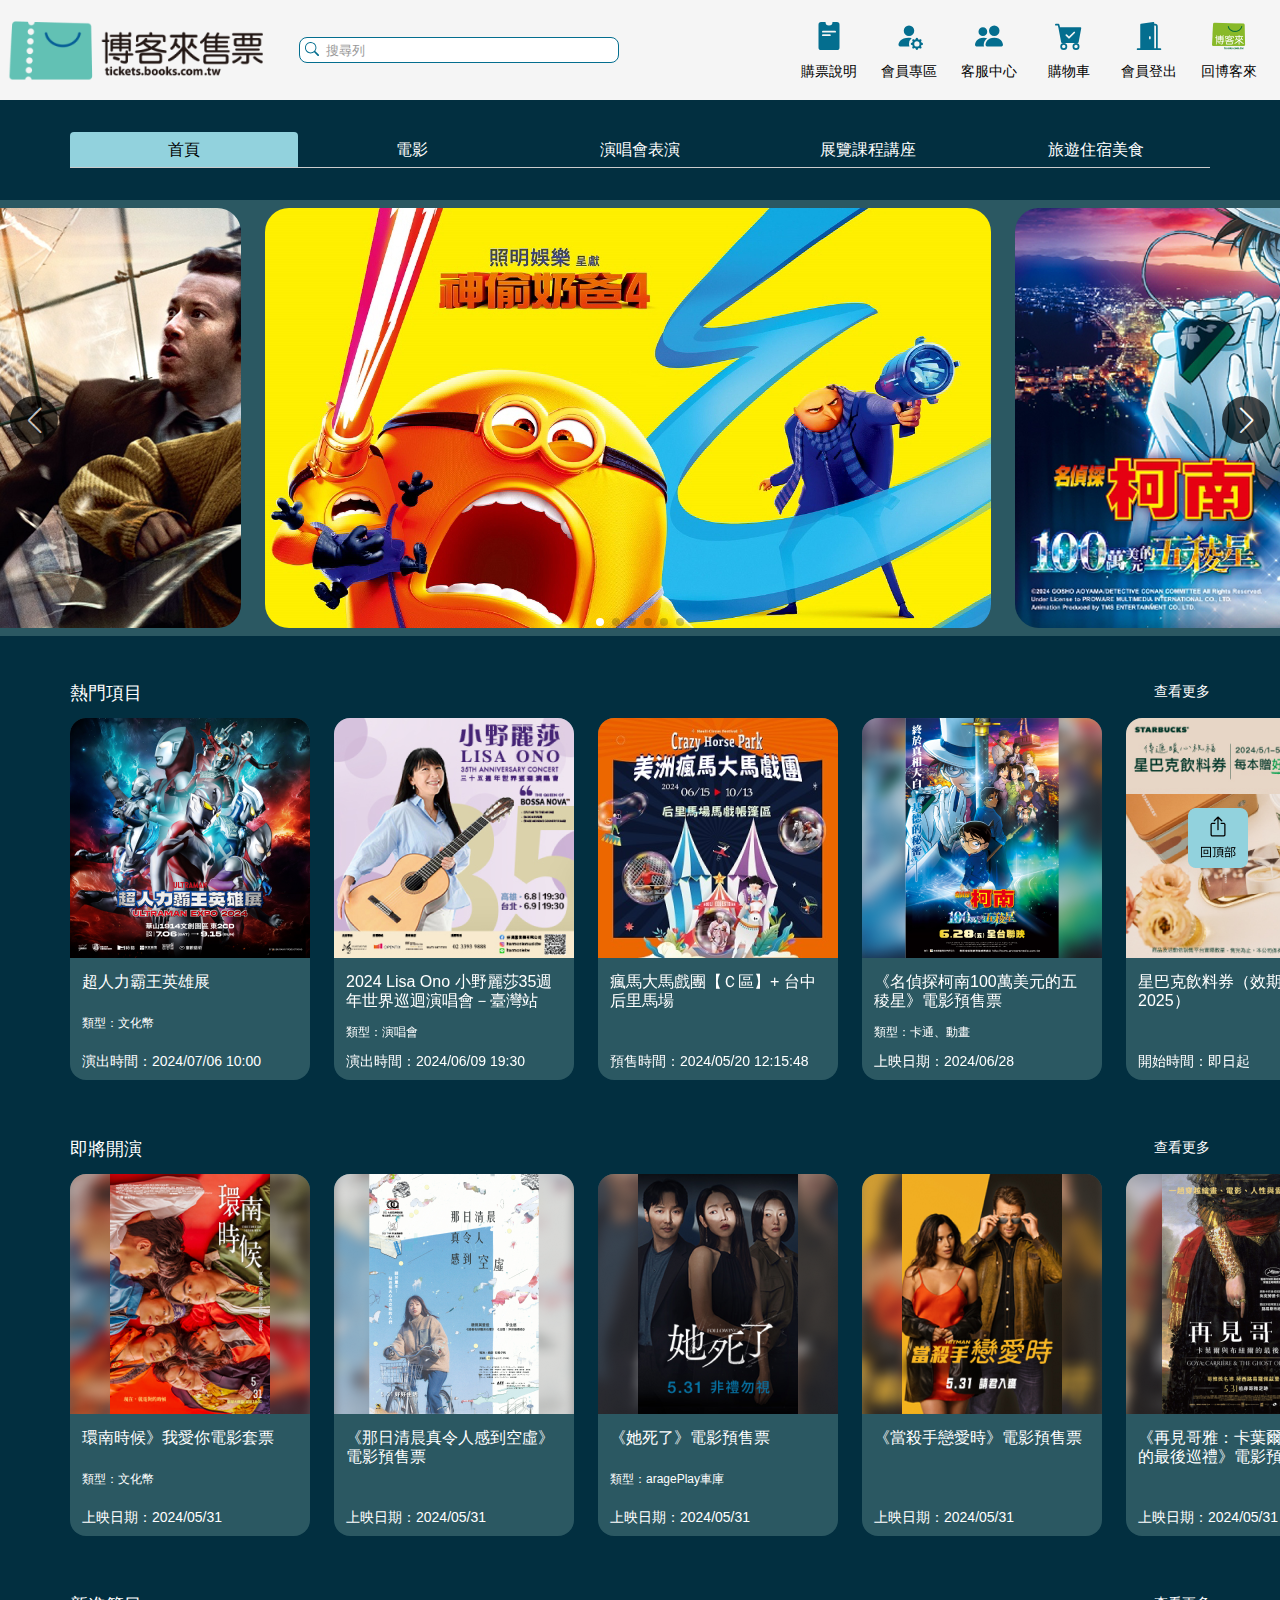
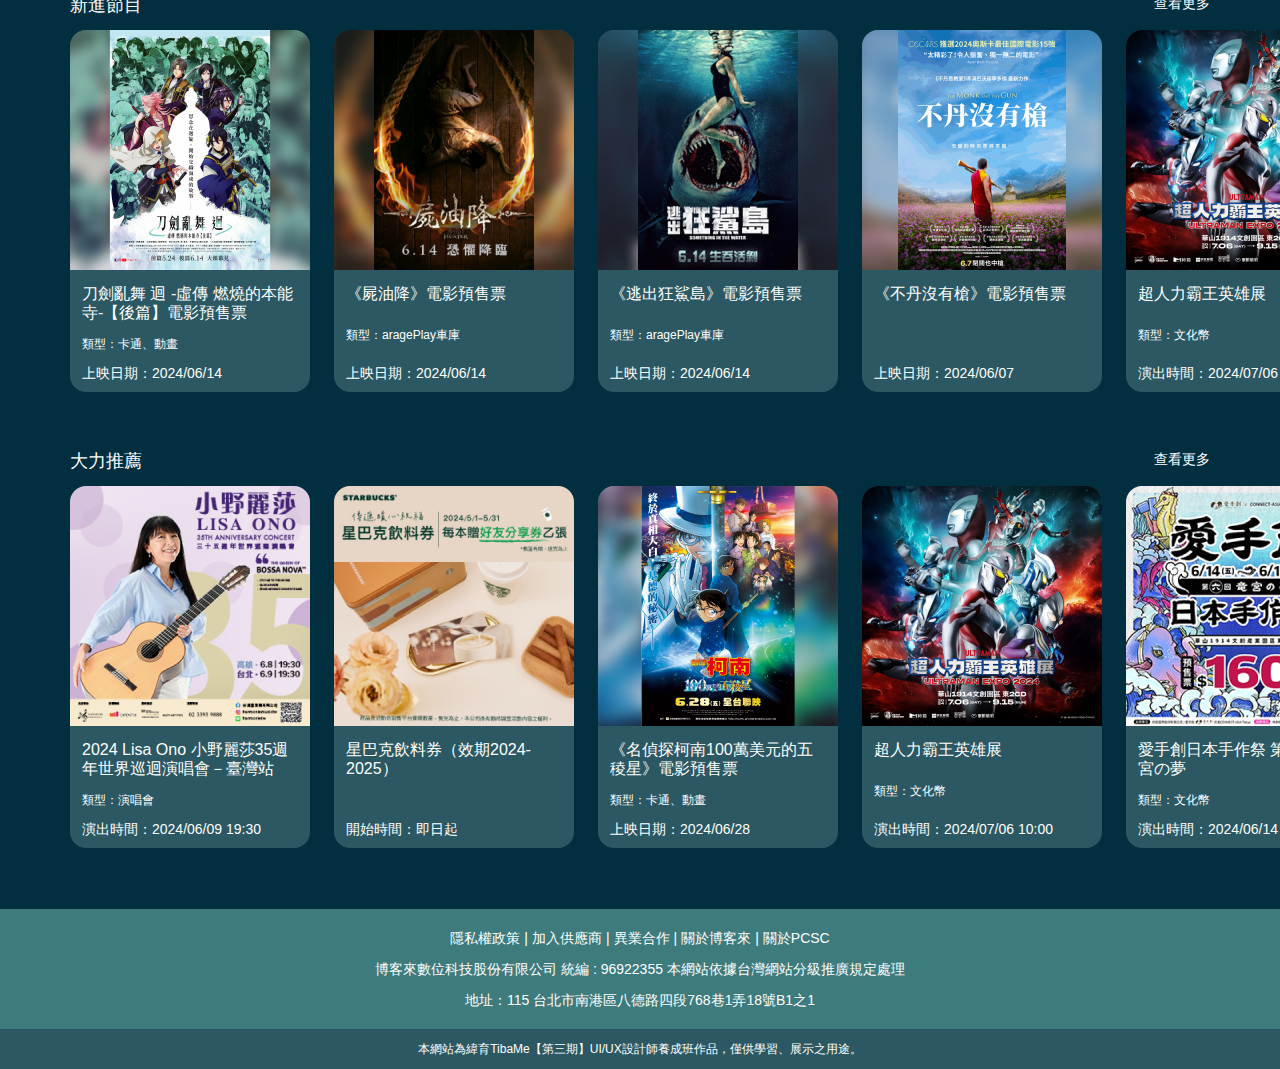
<file: index.html>
<!DOCTYPE html>
<html lang="en">
<head>
    <meta charset="UTF-8">
    <meta name="viewport" content="width=device-width, initial-scale=1.0">
    <link rel="stylesheet" href="https://cdn.jsdelivr.net/npm/bootstrap-icons@1.11.3/font/bootstrap-icons.min.css">
    <link rel="stylesheet" href="https://cdn.jsdelivr.net/npm/swiper@11/swiper-bundle.min.css" />
    <link rel="stylesheet" href="./css/index.css">
    <title>首頁頁面</title>
</head>
<body>

    <!-- Header Load -->
    <div class="header-page"></div>
    
    <main>

        <!-- 回頂部按鈕 -->
        <img class="goHome" src="./img/goHome.png" alt="">

        <!-- -----------------------導航列----------------------- -->

        <nav class="pageDiv">
            <div class="pageSelect">
                <a href="javascript:;" class="selected">首頁</a>
                <a href="javascript:;">電影</a>
                <a href="javascript:;">演唱會表演</a>
                <a href="javascript:;">展覽課程講座</a>
                <a href="javascript:;">旅遊住宿美食</a>
            </div>
        </nav>

        <div class="outer">
            <div class="swiper myNav">
                <div class="swiper-wrapper">
                  <div class="swiper-slide">
                    <a href="javascript:;" class="selected">首頁</a>
                  </div>
                  <div class="swiper-slide">
                    <a href="javascript:;">電影</a>
                  </div>
                  <div class="swiper-slide">
                    <a href="javascript:;">演唱會表演</a>
                  </div>
                  <div class="swiper-slide">
                    <a href="javascript:;">展覽課程講座</a>
                  </div>
                  <div class="swiper-slide">
                    <a href="javascript:;">旅遊住宿美食</a>
                  </div>
                </div>
              </div>
        </div>

        <!-- -----------------------廣告區----------------------- -->

        <div class="swiper mySwiper">
            <div class="swiper-wrapper">
                <div class="swiper-slide">
                    <img src="./img/ad1.png" alt="">
                </div>
                <div class="swiper-slide">
                    <img src="./img/ad2.png" alt="">
                </div>
                <div class="swiper-slide">
                    <img src="./img/ad3.png" alt="">
                </div>
                <div class="swiper-slide">
                    <img src="./img/ad1.png" alt="">
                </div>
                <div class="swiper-slide">
                    <img src="./img/ad2.png" alt="">
                </div>
                <div class="swiper-slide">
                    <img src="./img/ad3.png" alt="">
                </div>
            </div>
            <div class="swiper-button-next"></div>
            <div class="swiper-button-prev"></div>
            <div class="swiper-pagination"></div>
        </div>
                
        <!-- -----------------------電影小卡區----------------------- -->

        <section class="cards">

            <!-- list 1 -->

            <div class="text">
                <h1>熱門項目</h1>
                <a href="javascript:;">查看更多</a>
            </div>

            <div class="myList">
                <div class="swiper-wrapper">
                    <div class="swiper-slide">
                        <a href="program.html">
                            <img src="./img/card1-1.png" alt="">
                            <div class="cardText">
                                <h2>超人力霸王英雄展</h2>
                                <h3>類型：文化幣</h3>
                                <h4>演出時間：2024/07/06 10:00</h4>
                            </div>
                        </a>    
                    </div>
                    <div class="swiper-slide">
                        <a href="program.html">
                            <img src="./img/card1-2.png" alt="">
                            <div class="cardText">
                                <h2>2024 Lisa Ono 小野麗莎35週年世界巡迴演唱會－臺灣站</h2>
                                <h3>類型：演唱會</h3>
                                <h4>演出時間：2024/06/09 19:30</h4>
                            </div>
                        </a>    
                    </div>
                    <div class="swiper-slide">
                        <a href="program.html">
                            <img src="./img/card1-3.png" alt="">
                            <div class="cardText">
                                <h2>瘋馬大馬戲團【Ｃ區】+ 台中后里馬場</h2>
                                <h3></h3>
                                <h4>預售時間：2024/05/20 12:15:48</h4>
                            </div>
                        </a>    
                    </div>
                    <div class="swiper-slide">
                        <a href="program.html">
                            <img src="./img/card1-4.png" alt="">
                            <div class="cardText">
                                <h2>《名偵探柯南100萬美元的五稜星》電影預售票</h2>
                                <h3>類型：卡通、動畫</h3>
                                <h4>上映日期：2024/06/28</h4>
                            </div>
                        </a>    
                    </div>
                    <div class="swiper-slide">
                        <a href="program.html">
                            <img src="./img/card1-5.png" alt="">
                            <div class="cardText">
                                <h2>星巴克飲料券（效期2024-2025）</h2>
                                <h3></h3>
                                <h4>開始時間：即日起</h4>
                            </div>
                        </a>    
                    </div>
                    <div class="swiper-slide">
                        <a href="program.html">
                            <img src="./img/card1-6.png" alt="">
                            <div class="cardText">
                                <h2>獺祭之會 2024 台北</h2>
                                <h3>類型：獺祭之會</h3>
                                <h4>演出時間：2024/06/21 19:00</h4>
                            </div>
                        </a>    
                    </div>



                    <div class="swiper-slide">
                        <a href="program.html">
                            <img src="./img/card1-1.png" alt="">
                            <div class="cardText">
                                <h2>超人力霸王英雄展</h2>
                                <h3>類型：文化幣</h3>
                                <h4>演出時間：2024/07/06 10:00</h4>
                            </div>
                        </a>    
                    </div>
                    <div class="swiper-slide">
                        <a href="program.html">
                            <img src="./img/card1-2.png" alt="">
                            <div class="cardText">
                                <h2>2024 Lisa Ono 小野麗莎35週年世界巡迴演唱會－臺灣站</h2>
                                <h3>類型：演唱會</h3>
                                <h4>演出時間：2024/06/09 19:30</h4>
                            </div>
                        </a>    
                    </div>
                    <div class="swiper-slide">
                        <a href="program.html">
                            <img src="./img/card1-3.png" alt="">
                            <div class="cardText">
                                <h2>瘋馬大馬戲團【Ｃ區】+ 台中后里馬場</h2>
                                <h3></h3>
                                <h4>預售時間：2024/05/20 12:15:48</h4>
                            </div>
                        </a>    
                    </div>
                    <div class="swiper-slide">
                        <a href="program.html">
                            <img src="./img/card1-4.png" alt="">
                            <div class="cardText">
                                <h2>《名偵探柯南100萬美元的五稜星》電影預售票</h2>
                                <h3>類型：卡通、動畫</h3>
                                <h4>上映日期：2024/06/28</h4>
                            </div>
                        </a>    
                    </div>
                    <div class="swiper-slide">
                        <a href="program.html">
                            <img src="./img/card1-5.png" alt="">
                            <div class="cardText">
                                <h2>星巴克飲料券（效期2024-2025）</h2>
                                <h3></h3>
                                <h4>開始時間：即日起</h4>
                            </div>
                        </a>    
                    </div>
                    <div class="swiper-slide">
                        <a href="program.html">
                            <img src="./img/card1-6.png" alt="">
                            <div class="cardText">
                                <h2>獺祭之會 2024 台北</h2>
                                <h3>類型：獺祭之會</h3>
                                <h4>演出時間：2024/06/21 19:00</h4>
                            </div>
                        </a>    
                    </div>
                </div>
            </div>

            <!-- list 2 -->

            <div class="text">
                <h1>即將開演</h1>
                <a href="javascript:;">查看更多</a>
            </div>

            <div class="myList">
                <div class="swiper-wrapper">
                    <div class="swiper-slide">
                        <a href="program.html">
                            <img src="./img/card2-1.png" alt="">
                            <div class="cardText">
                                <h2>環南時候》我愛你電影套票</h2>
                                <h3>類型：文化幣</h3>
                                <h4>上映日期：2024/05/31</h4>
                            </div>
                        </a>
                    </div>
                    <div class="swiper-slide">
                        <a href="program.html">
                            <img src="./img/card2-2.png" alt="">
                            <div class="cardText">
                                <h2>《那日清晨真令人感到空虛》電影預售票</h2>
                                <h3></h3>
                                <h4>上映日期：2024/05/31</h4>
                            </div>
                        </a>
                    </div>
                    <div class="swiper-slide">
                        <a href="program.html">
                            <img src="./img/card2-3.png" alt="">
                            <div class="cardText">
                                <h2>《她死了》電影預售票</h2>
                                <h3>類型：aragePlay車庫</h3>
                                <h4>上映日期：2024/05/31</h4>
                            </div>
                        </a>
                    </div>
                    <div class="swiper-slide">
                        <a href="program.html">
                            <img src="./img/card2-4.png" alt="">
                            <div class="cardText">
                                <h2>《當殺手戀愛時》電影預售票</h2>
                                <h3></h3>
                                <h4>上映日期：2024/05/31</h4>
                            </div>
                        </a>
                    </div>
                    <div class="swiper-slide">
                        <a href="program.html">
                            <img src="./img/card2-5.png" alt="">
                            <div class="cardText">
                                <h2>《再見哥雅：卡葉爾與布紐爾的最後巡禮》電影預售票</h2>
                                <h3></h3>
                                <h4>上映日期：2024/05/31</h4>
                            </div>
                        </a>
                    </div>
                    <div class="swiper-slide">
                        <a href="program.html">
                            <img src="./img/card2-6.png" alt="">
                            <div class="cardText">
                                <h2>2024全民大劇團《倒垃圾》</h2>
                                <h3>類型：文化幣</h3>
                                <h4>演出時間：2024/06/01 14:30</h4>
                            </div>
                        </a>
                    </div>
                </div>
            </div>

            <!-- list 3 -->

            <div class="text">
                <h1>新進節目</h1>
                <a href="javascript:;">查看更多</a>
            </div>

            <div class="myList">
                <div class="swiper-wrapper">
                    <div class="swiper-slide">
                        <a href="program.html">
                            <img src="./img/card3-1.png" alt="">
                            <div class="cardText">
                                <h2>刀劍亂舞 迴 -虛傳 燃燒的本能寺-【後篇】電影預售票</h2>
                                <h3>類型：卡通、動畫</h3>
                                <h4>上映日期：2024/06/14</h4>
                            </div>
                        </a>
                    </div>
                    <div class="swiper-slide">
                        <a href="program.html">
                            <img src="./img/card3-2.png" alt="">
                            <div class="cardText">
                                <h2>《屍油降》電影預售票</h2>
                                <h3>類型：aragePlay車庫</h3>
                                <h4>上映日期：2024/06/14</h4>
                            </div>
                        </a>
                    </div>
                    <div class="swiper-slide">
                        <a href="program.html">
                            <img src="./img/card3-3.png" alt="">
                            <div class="cardText">
                                <h2>《逃出狂鯊島》電影預售票</h2>
                                <h3>類型：aragePlay車庫</h3>
                                <h4>上映日期：2024/06/14</h4>
                            </div>
                        </a>
                    </div>
                    <div class="swiper-slide">
                        <a href="program.html">
                            <img src="./img/card3-4.png" alt="">
                            <div class="cardText">
                                <h2>《不丹沒有槍》電影預售票</h2>
                                <h3></h3>
                                <h4>上映日期：2024/06/07</h4>
                            </div>
                        </a>
                    </div>
                    <div class="swiper-slide">
                        <a href="program.html">
                            <img src="./img/card3-5.png" alt="">
                            <div class="cardText">
                                <h2>超人力霸王英雄展</h2>
                                <h3>類型：文化幣</h3>
                                <h4>演出時間：2024/07/06 10:00</h4>
                            </div>
                        </a>
                    </div>
                    <div class="swiper-slide">
                        <a href="program.html">
                            <img src="./img/card3-6.png" alt="">
                            <div class="cardText">
                                <h2>2024 Lisa Ono 小野麗莎35週年世界巡迴演唱會－臺灣站</h2>
                                <h3>類型：演唱會</h3>
                                <h4>演出時間：2024/06/09 19:30</h4>
                            </div>
                        </a>
                    </div>
                </div>
            </div>

            <!-- list 4 -->

            <div class="text">
                <h1>大力推薦</h1>
                <a href="javascript:;">查看更多</a>
            </div>

            <div class="myList">
                <div class="swiper-wrapper">
                    <div class="swiper-slide">
                        <a href="program.html">
                            <img src="./img/card4-1.png" alt="">
                            <div class="cardText">
                                <h2>2024 Lisa Ono 小野麗莎35週年世界巡迴演唱會－臺灣站</h2>
                                <h3>類型：演唱會</h3>
                                <h4>演出時間：2024/06/09 19:30</h4>
                            </div>
                        </a>
                    </div>
                    <div class="swiper-slide">
                        <a href="program.html">
                            <img src="./img/card4-2.png" alt="">
                            <div class="cardText">
                                <h2>星巴克飲料券（效期2024-2025）</h2>
                                <h3></h3>
                                <h4>開始時間：即日起</h4>
                            </div>
                        </a>
                    </div>
                    <div class="swiper-slide">
                        <a href="program.html">
                            <img src="./img/card4-3.png" alt="">
                            <div class="cardText">
                                <h2>《名偵探柯南100萬美元的五稜星》電影預售票</h2>
                                <h3>類型：卡通、動畫</h3>
                                <h4>上映日期：2024/06/28</h4>
                            </div>
                        </a>
                    </div>
                    <div class="swiper-slide">
                        <a href="program.html">
                            <img src="./img/card4-4.png" alt="">
                            <div class="cardText">
                                <h2>超人力霸王英雄展</h2>
                                <h3>類型：文化幣</h3>
                                <h4>演出時間：2024/07/06 10:00</h4>
                            </div>
                        </a>
                    </div>
                    <div class="swiper-slide">
                        <a href="program.html">
                            <img src="./img/card4-5.png" alt="">
                            <div class="cardText">
                                <h2>愛手創日本手作祭 第六回 竜宮の夢</h2>
                                <h3>類型：文化幣</h3>
                                <h4>演出時間：2024/06/14 10:30</h4>
                            </div>
                        </a>
                    </div>
                    <div class="swiper-slide">
                        <a href="program.html">
                            <img src="./img/card4-6.png" alt="">
                            <div class="cardText">
                                <h2>【teamLab共創！未來園】</h2>
                                <h3>類型：文化幣</h3>
                                <h4>演出時間：2024/06/14 09:00</h4>
                            </div>
                        </a>
                    </div>
                </div>
            </div>

        </section>
    </main>

    <!-- Footer Load -->
    <div class="footer-page"></div>

<script src="https://cdn.jsdelivr.net/npm/swiper@11/swiper-bundle.min.js"></script>
<script src="https://ajax.googleapis.com/ajax/libs/jquery/3.7.1/jquery.min.js"></script>
<script src="./js/script.js"></script>

<script>
    var swiper = new Swiper(".mySwiper", {
        slidesPerView: "auto",
        centeredSlides: true,
        loop: true,
        autoplay: {
            delay: 2500,
            disableOnInteraction: false,
        },
        pagination: {
            el: ".swiper-pagination",
            clickable: true,
        },
        navigation: {
            nextEl: ".swiper-button-next",
            prevEl: ".swiper-button-prev",
        },
    });
</script>
<script>
    var swiper = new Swiper(".myList", {
        slidesPerView: "auto",
    });
</script>
<script>
    var swiper = new Swiper(".myNav", {
        slidesPerView: 'auto',
    });
</script>

</body>
</html>
</file>
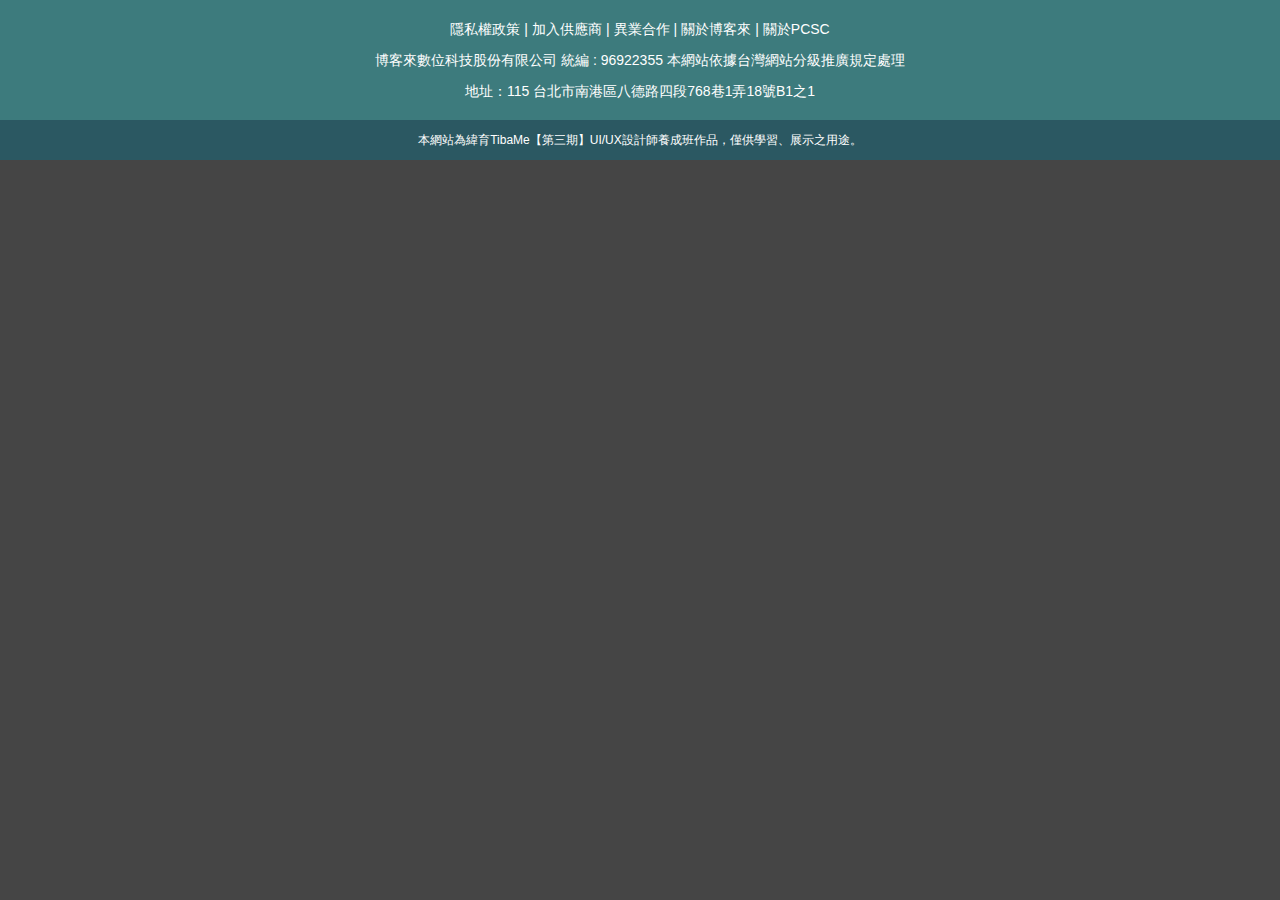
<file: footer.html>
<!DOCTYPE html>
<html lang="en">
<head>
    <meta charset="UTF-8">
    <meta name="viewport" content="width=device-width, initial-scale=1.0">
    <link rel="stylesheet" href="https://cdn.jsdelivr.net/npm/bootstrap-icons@1.11.3/font/bootstrap-icons.min.css">
    <link rel="stylesheet" href="./css/header_footer.css">
    <title>Footer</title>
</head>
<body>

    <footer>
        <div class="wrapper1">
            <div class="block1">
                <div class="footerText">
                    <a href="javascript:;">隱私權政策</a>
                    <p>|</p>
                    <a href="javascript:;">加入供應商</a>
                    <p>|</p>
                    <a href="javascript:;">異業合作</a>
                    <p>|</p>
                    <a href="javascript:;">關於博客來</a>
                    <p>|</p>
                    <a href="javascript:;">關於PCSC</a>
                </div>
                <p>博客來數位科技股份有限公司 統編 : 96922355 本網站依據台灣網站分級推廣規定處理</p>
                <p>地址：115 台北市南港區八德路四段768巷1弄18號B1之1</p>
            </div>
        </div>
        <div class="wrapper2">
            <div class="block2">
                <p>本網站為緯育TibaMe【第三期】UI/UX設計師養成班作品，僅供學習、展示之用途。</p>
            </div>
        </div>
    </footer>
    
</body>
</html>
</file>
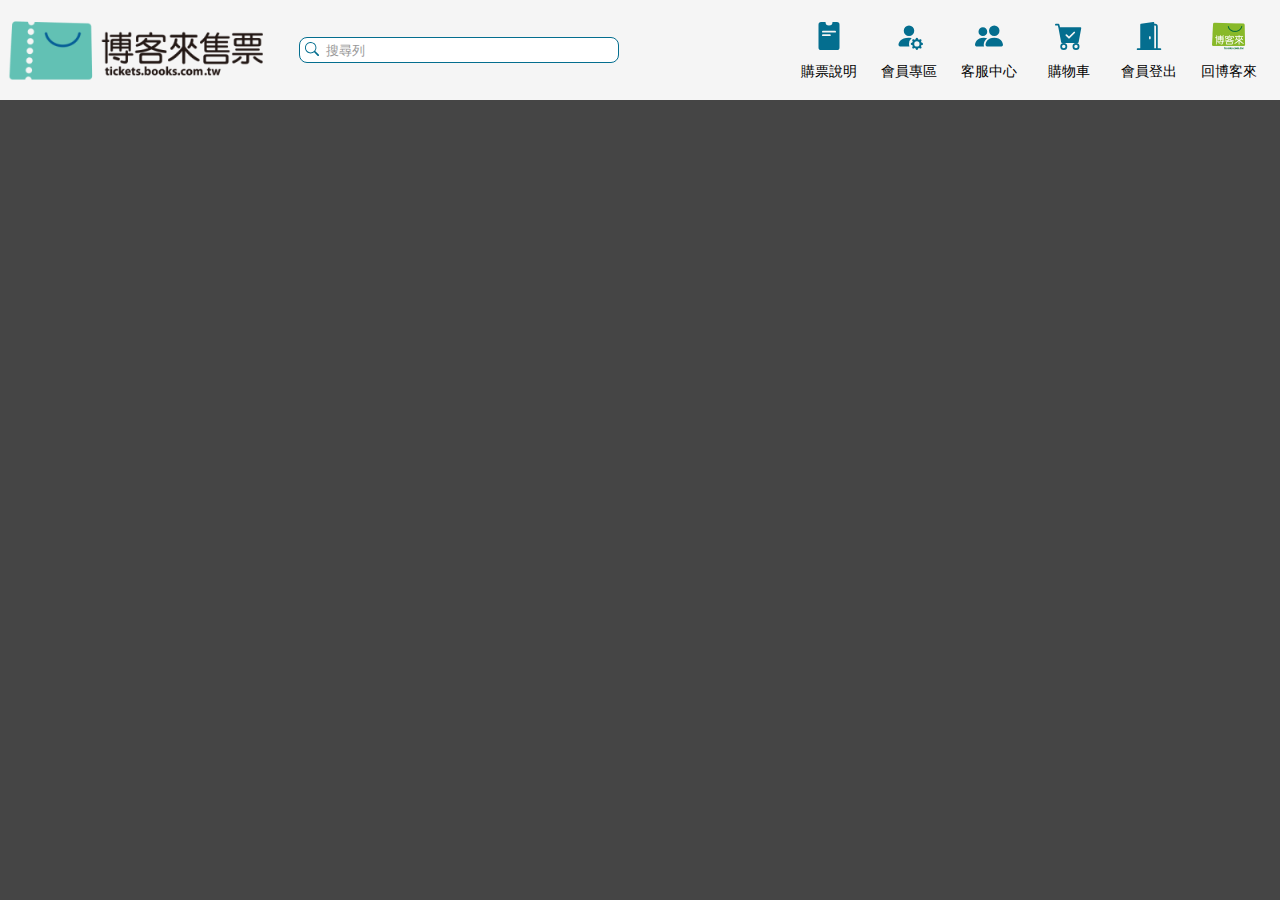
<file: header.html>
<!DOCTYPE html>
<html lang="en">
<head>
    <meta charset="UTF-8">
    <meta name="viewport" content="width=device-width, initial-scale=1.0">
    <link rel="stylesheet" href="https://cdn.jsdelivr.net/npm/bootstrap-icons@1.11.3/font/bootstrap-icons.min.css">
    <link rel="stylesheet" href="./css/header_footer.css">
    <script src="https://ajax.googleapis.com/ajax/libs/jquery/3.7.1/jquery.min.js"></script>

    <title>Header</title>
</head>
<body>

    <header>
        <div class="wrapper">
            <!-- Logo -->
             <a href="index.html">
                <img class="logo" src="./img/logo.png" alt="">
             </a>

            <!-- Search -->
            <form class="search-outer">
                <div>
                    <input class="search" type="search" placeholder="搜尋列">
                    <button>
                        <svg xmlns="http://www.w3.org/2000/svg" width="14" height="14" fill="currentColor" class="bi bi-search" viewBox="0 0 16 16">
                            <path d="M11.742 10.344a6.5 6.5 0 1 0-1.397 1.398h-.001q.044.06.098.115l3.85 3.85a1 1 0 0 0 1.415-1.414l-3.85-3.85a1 1 0 0 0-.115-.1zM12 6.5a5.5 5.5 0 1 1-11 0 5.5 5.5 0 0 1 11 0"/>
                        </svg>
                    </button>
                </div>
            </form>

            <!-- Menu -->
            <nav class="menu">

                <div class="littleIcon">
                    <svg xmlns="http://www.w3.org/2000/svg" width="28" height="28" fill="currentColor" class="bi bi-search" viewBox="0 0 16 16">
                        <path d="M11.742 10.344a6.5 6.5 0 1 0-1.397 1.398h-.001q.044.06.098.115l3.85 3.85a1 1 0 0 0 1.415-1.414l-3.85-3.85a1 1 0 0 0-.115-.1zM12 6.5a5.5 5.5 0 1 1-11 0 5.5 5.5 0 0 1 11 0"/>
                    </svg>
                    <svg xmlns="http://www.w3.org/2000/svg" width="28" height="28" fill="currentColor" class="bi bi-list" viewBox="0 0 16 16">
                        <path fill-rule="evenodd" d="M2.5 12a.5.5 0 0 1 .5-.5h10a.5.5 0 0 1 0 1H3a.5.5 0 0 1-.5-.5m0-4a.5.5 0 0 1 .5-.5h10a.5.5 0 0 1 0 1H3a.5.5 0 0 1-.5-.5m0-4a.5.5 0 0 1 .5-.5h10a.5.5 0 0 1 0 1H3a.5.5 0 0 1-.5-.5"/>
                    </svg>    
                </div>

                <ul>
                    <li>
                        <a href="javascript:;">
                            <svg xmlns="http://www.w3.org/2000/svg" width="28" height="28" fill="currentColor" class="bi bi-pass-fill" viewBox="0 0 16 16">
                                <path d="M10 0a2 2 0 1 1-4 0H3.5A1.5 1.5 0 0 0 2 1.5v13A1.5 1.5 0 0 0 3.5 16h9a1.5 1.5 0 0 0 1.5-1.5v-13A1.5 1.5 0 0 0 12.5 0zM4.5 5h7a.5.5 0 0 1 0 1h-7a.5.5 0 0 1 0-1m0 2h4a.5.5 0 0 1 0 1h-4a.5.5 0 0 1 0-1"/>
                            </svg>
                            <h3>購票說明</h3>
                        </a>
                    </li>
                    <li>
                        <a href="javascript:;">
                            <svg xmlns="http://www.w3.org/2000/svg" width="28" height="28" fill="currentColor" class="bi bi-person-fill-gear" viewBox="0 0 16 16">
                                <path d="M11 5a3 3 0 1 1-6 0 3 3 0 0 1 6 0m-9 8c0 1 1 1 1 1h5.256A4.5 4.5 0 0 1 8 12.5a4.5 4.5 0 0 1 1.544-3.393Q8.844 9.002 8 9c-5 0-6 3-6 4m9.886-3.54c.18-.613 1.048-.613 1.229 0l.043.148a.64.64 0 0 0 .921.382l.136-.074c.561-.306 1.175.308.87.869l-.075.136a.64.64 0 0 0 .382.92l.149.045c.612.18.612 1.048 0 1.229l-.15.043a.64.64 0 0 0-.38.921l.074.136c.305.561-.309 1.175-.87.87l-.136-.075a.64.64 0 0 0-.92.382l-.045.149c-.18.612-1.048.612-1.229 0l-.043-.15a.64.64 0 0 0-.921-.38l-.136.074c-.561.305-1.175-.309-.87-.87l.075-.136a.64.64 0 0 0-.382-.92l-.148-.045c-.613-.18-.613-1.048 0-1.229l.148-.043a.64.64 0 0 0 .382-.921l-.074-.136c-.306-.561.308-1.175.869-.87l.136.075a.64.64 0 0 0 .92-.382zM14 12.5a1.5 1.5 0 1 0-3 0 1.5 1.5 0 0 0 3 0"/>
                            </svg>
                            <h3>會員專區</h3>    
                        </a>
                    </li>
                    <li>
                        <a href="javascript:;">
                            <svg xmlns="http://www.w3.org/2000/svg" width="28" height="28" fill="currentColor" class="bi bi-people-fill" viewBox="0 0 16 16">
                                <path d="M7 14s-1 0-1-1 1-4 5-4 5 3 5 4-1 1-1 1zm4-6a3 3 0 1 0 0-6 3 3 0 0 0 0 6m-5.784 6A2.24 2.24 0 0 1 5 13c0-1.355.68-2.75 1.936-3.72A6.3 6.3 0 0 0 5 9c-4 0-5 3-5 4s1 1 1 1zM4.5 8a2.5 2.5 0 1 0 0-5 2.5 2.5 0 0 0 0 5"/>
                            </svg>
                            <h3>客服中心</h3>    
                        </a>
                    </li>
                    <li>
                        <a href="javascript:;">
                            <svg xmlns="http://www.w3.org/2000/svg" width="28" height="28" fill="currentColor" class="bi bi-cart-check-fill" viewBox="0 0 16 16">
                                <path d="M.5 1a.5.5 0 0 0 0 1h1.11l.401 1.607 1.498 7.985A.5.5 0 0 0 4 12h1a2 2 0 1 0 0 4 2 2 0 0 0 0-4h7a2 2 0 1 0 0 4 2 2 0 0 0 0-4h1a.5.5 0 0 0 .491-.408l1.5-8A.5.5 0 0 0 14.5 3H2.89l-.405-1.621A.5.5 0 0 0 2 1zM6 14a1 1 0 1 1-2 0 1 1 0 0 1 2 0m7 0a1 1 0 1 1-2 0 1 1 0 0 1 2 0m-1.646-7.646-3 3a.5.5 0 0 1-.708 0l-1.5-1.5a.5.5 0 1 1 .708-.708L8 8.293l2.646-2.647a.5.5 0 0 1 .708.708"/>
                            </svg>
                            <h3>購物車</h3>    
                        </a>
                    </li>
                    <li>
                        <a href="javascript:;">
                            <svg xmlns="http://www.w3.org/2000/svg" width="28" height="28" fill="currentColor" class="bi bi-door-open-fill" viewBox="0 0 16 16">
                                <path d="M1.5 15a.5.5 0 0 0 0 1h13a.5.5 0 0 0 0-1H13V2.5A1.5 1.5 0 0 0 11.5 1H11V.5a.5.5 0 0 0-.57-.495l-7 1A.5.5 0 0 0 3 1.5V15zM11 2h.5a.5.5 0 0 1 .5.5V15h-1zm-2.5 8c-.276 0-.5-.448-.5-1s.224-1 .5-1 .5.448.5 1-.224 1-.5 1"/>
                            </svg>
                            <h3>會員登出</h3>    
                        </a>
                    </li>
                    <li>
                        <a href="javascript:;">
                            <img src="./img/nav_bookcom.png" alt="">
                            <h3>回博客來</h3>
                        </a>
                    </li>
                </ul>
            </nav>
        </div>

        <div class="menuList">
            <ul>
                <li>
                    <a href="javascript:;">
                        <i class="bi bi-pass-fill"></i>
                        <h3>購票說明</h3>    
                    </a>
                </li>
                <li>
                    <a href="javascript:;">
                        <i class="bi bi-person-fill-gear"></i>
                        <h3>會員專區</h3>        
                    </a>
                </li>
                <li>
                    <a href="javascript:;">
                        <i class="bi bi-people-fill"></i>
                        <h3>客服中心</h3>        
                    </a>
                </li>
                <li>
                    <a href="javascript:;">
                        <i class="bi bi-cart-check-fill"></i>
                        <h3>購物車</h3>        
                    </a>
                </li>
                <li>
                    <a href="javascript:;">
                        <i class="bi bi-door-open-fill"></i>
                        <h3>會員登出</h3>    
                    </a>
                </li>
                <li>
                    <a href="javascript:;">
                        <img src="./img/nav_bookcom.png" alt="">
                        <h3>回博客來</h3>    
                    </a>
                </li>
            </ul>
        </div>

    </header>
    
<script>
    $('.menuList').hide();

    $('.bi-list').click(function() {
        $('.menuList').slideToggle(150);
    });
</script>
</body>
</html>
</file>
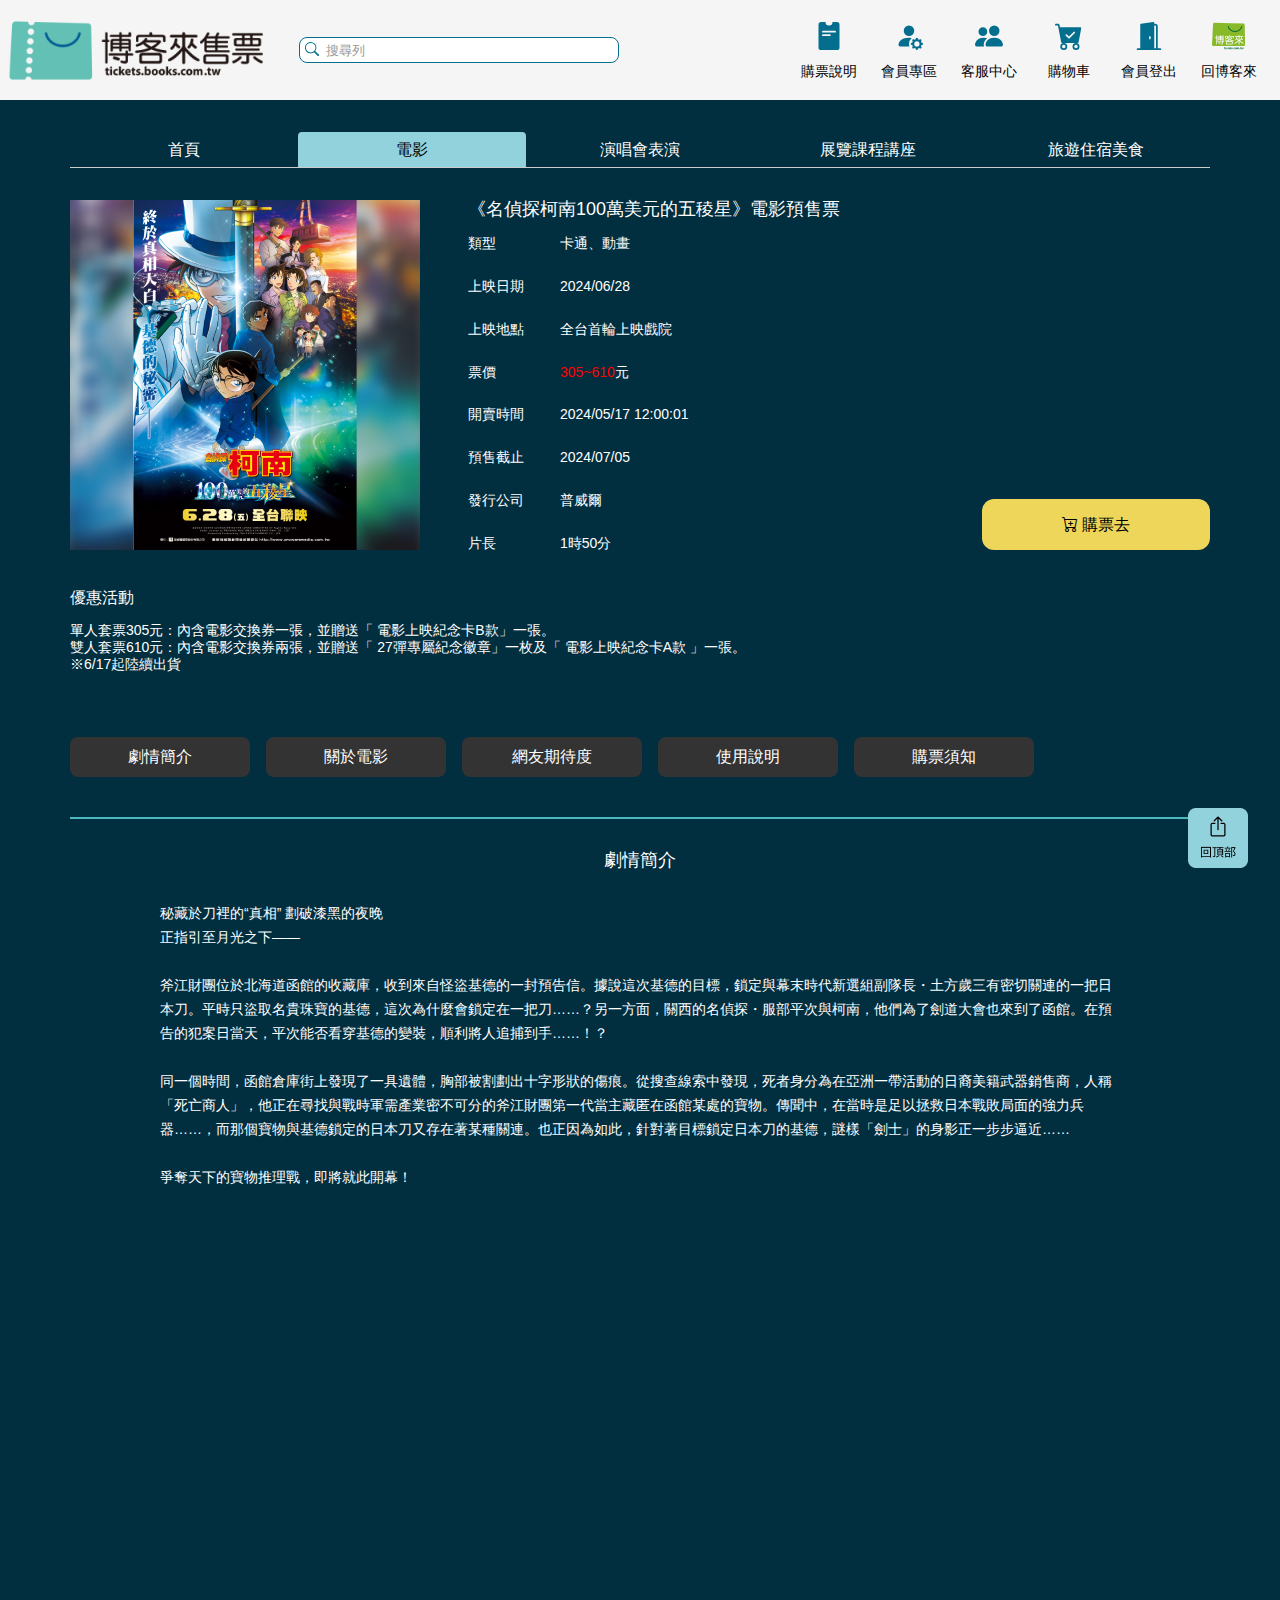
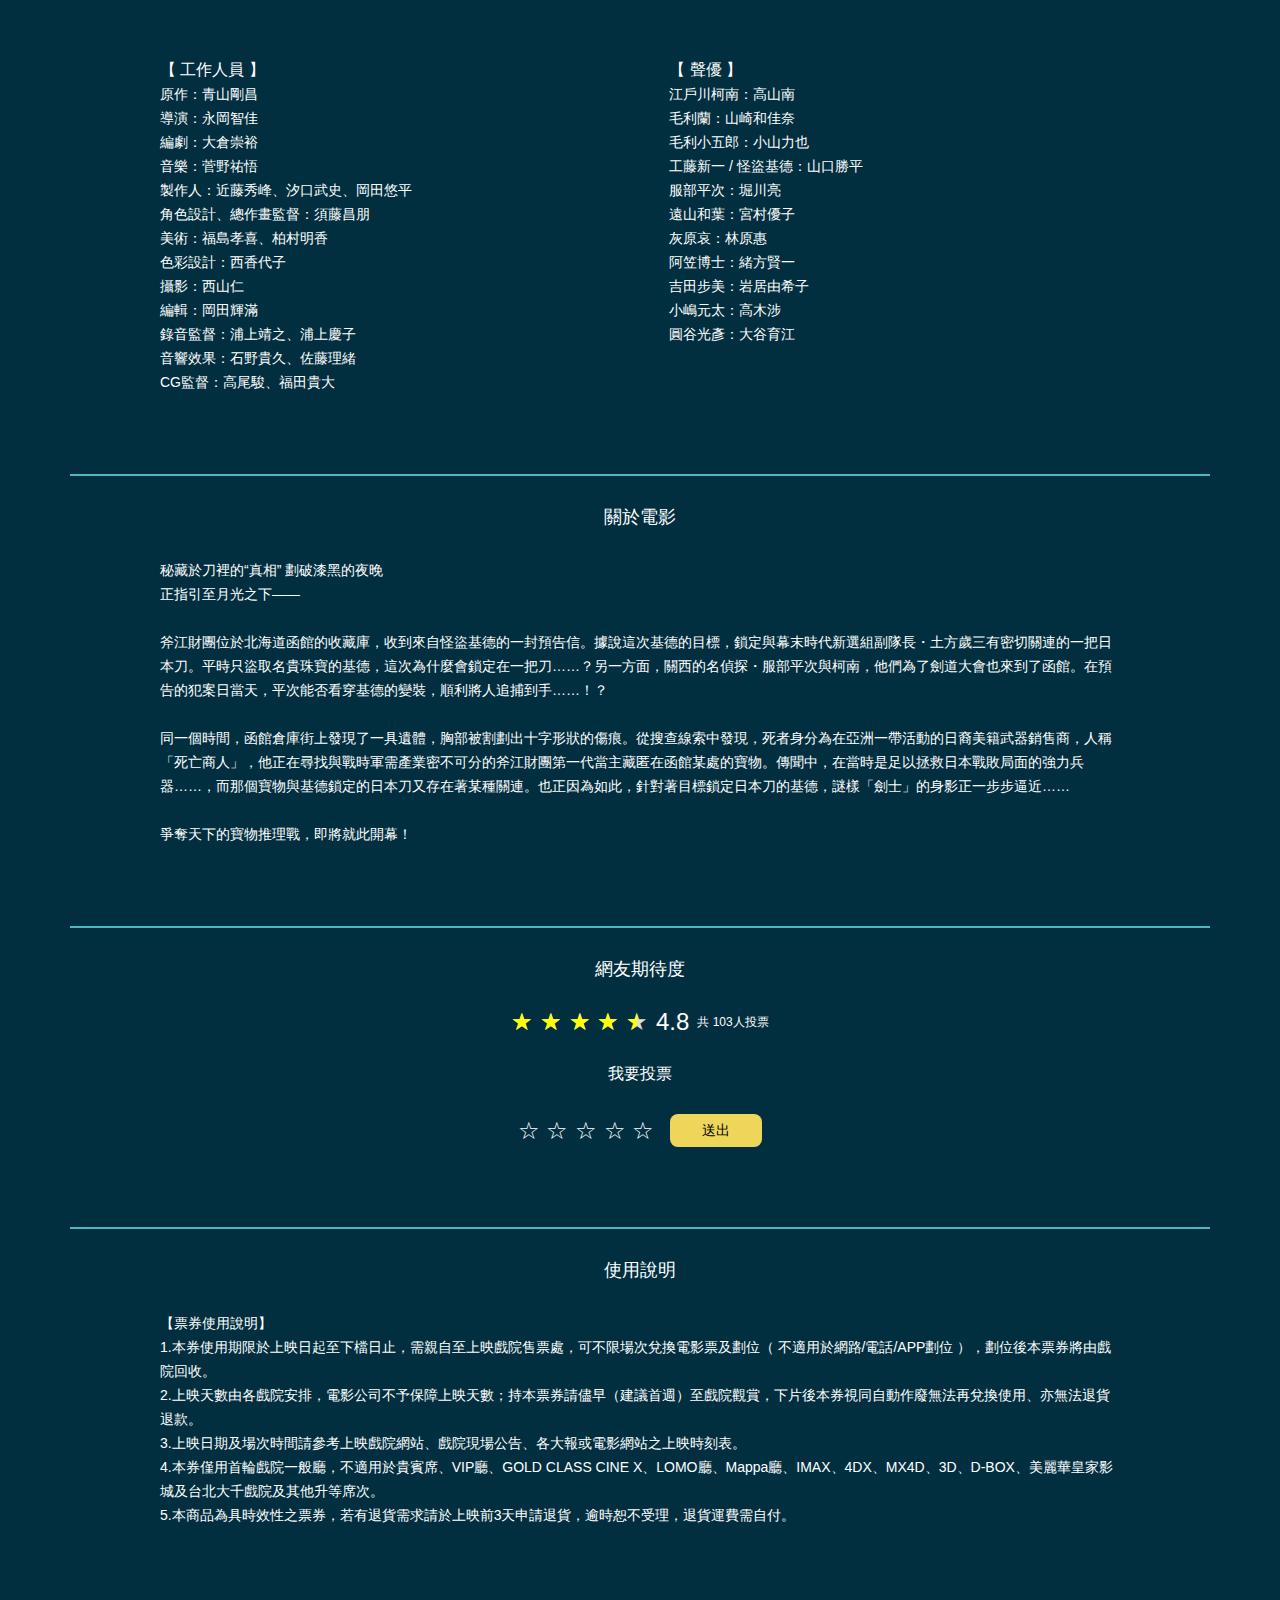
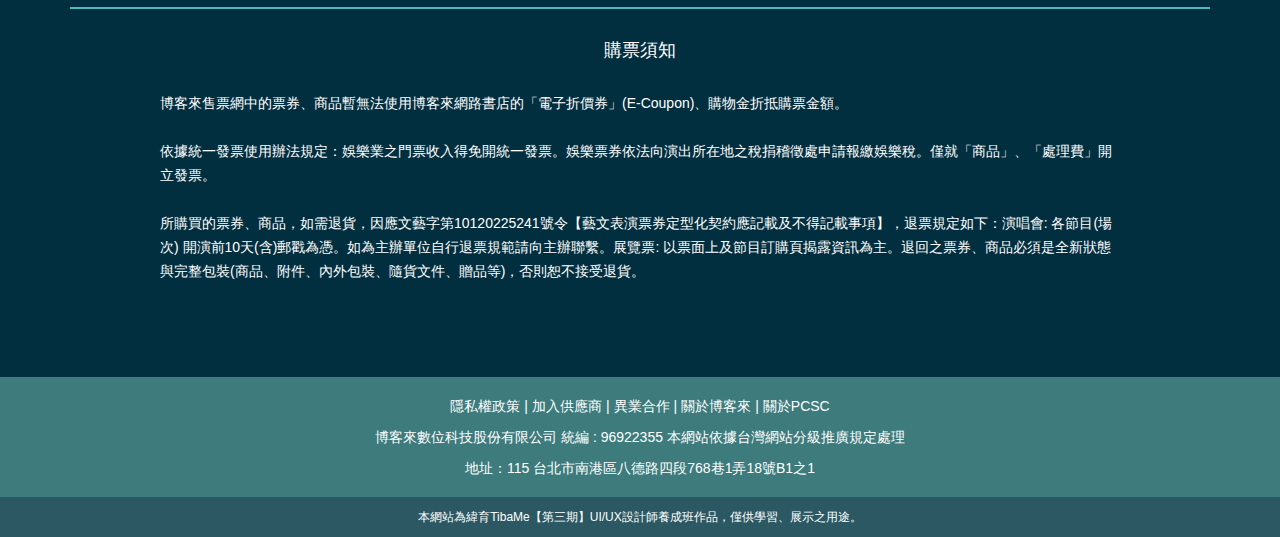
<file: program.html>
<!DOCTYPE html>
<html lang="en">
<head>
    <meta charset="UTF-8">
    <meta name="viewport" content="width=device-width, initial-scale=1.0">
    <link rel="stylesheet" href="https://cdn.jsdelivr.net/npm/bootstrap-icons@1.11.3/font/bootstrap-icons.min.css">
    <link rel="stylesheet" href="https://cdn.jsdelivr.net/npm/swiper@11/swiper-bundle.min.css" />
    <link rel="stylesheet" href="./css/program.css">
    <title>節目介紹</title>
</head>
<body>

    <!-- Header Load -->
    <div class="header-page"></div>

    <main>

        <!-- 回頂部按鈕 -->
        <img class="goHome" src="./img/goHome.png" alt="">

        <!-- -----------------------導航列----------------------- -->

        <nav class="pageDiv">
            <div class="pageSelect">
                <a href="index.html">首頁</a>
                <a href="javascript:;" class="selected">電影</a>
                <a href="javascript:;">演唱會表演</a>
                <a href="javascript:;">展覽課程講座</a>
                <a href="javascript:;">旅遊住宿美食</a>
            </div>
        </nav>

        <div class="outer">
            <div class="swiper myNav">
                <div class="swiper-wrapper">
                  <div class="swiper-slide">
                    <a href="javascript:;" class="selected">首頁</a>
                  </div>
                  <div class="swiper-slide">
                    <a href="javascript:;">電影</a>
                  </div>
                  <div class="swiper-slide">
                    <a href="javascript:;">演唱會表演</a>
                  </div>
                  <div class="swiper-slide">
                    <a href="javascript:;">展覽課程講座</a>
                  </div>
                  <div class="swiper-slide">
                    <a href="javascript:;">旅遊住宿美食</a>
                  </div>
                </div>
              </div>
        </div>

        <!-- -----------------------主內容----------------------- -->

        <section class="mainContain">
            <!-- 大綱 -->
            <div class="int">
                <img src="./img/ProgramPic.png" alt="">
                <div class="rContain">
                    <h1>《名偵探柯南100萬美元的五稜星》電影預售票</h1>
                    <div class="intContain">
                        <div class="text01">
                            <p>類型</p>
                            <p>上映日期</p>
                            <p>上映地點</p>
                            <p>票價</p>
                            <p>開賣時間</p>
                            <p>預售截止</p>
                            <p>發行公司</p>
                            <p>片長</p>
                        </div>
                        <div class="text02">
                            <p>卡通、動畫</p>
                            <p>2024/06/28</p>
                            <p>全台首輪上映戲院</p>
                            <div class="text03">
                                <p class="price">305~610</p>
                                <p>元</p>
                            </div>
                            <p>2024/05/17 12:00:01</p>
                            <p>2024/07/05</p>
                            <p>普威爾</p>
                            <p>1時50分</p>
                        </div>
                        <div class="btn">
                            <a href="ticSel.html"><i class="bi bi-cart-plus"></i>  購票去</a>
                        </div>
                    </div>    
                </div>
            </div>
            <div class="discount">
                <h2>優惠活動</h2>
                <p>單人套票305元：內含電影交換券一張，並贈送「 電影上映紀念卡B款」一張。<br>雙人套票610元：內含電影交換券兩張，並贈送「 27彈專屬紀念徽章」一枚及「 電影上映紀念卡A款 」一張。<br>※6/17起陸續出貨</p>    
            </div>
            <div class="littleBtn">
                <a href="ticSel.html"><i class="bi bi-cart-plus"></i>購票去</a>
            </div>

            <!-- 介紹選單 -->
            <nav class="detialMenu">
                <a class="btn1" href="#">劇情簡介</a>
                <a class="btn2" href="#">關於電影</a>
                <a class="btn3" href="#">網友期待度</a>
                <a class="btn4" href="#">使用說明</a>
                <a class="btn5" href="#">購票須知</a>
            </nav>

            <!-- 劇情簡介 -->
            <article class="contain">
                <h2>劇情簡介</h2>
                <p class="contain_p">秘藏於刀裡的“真相” 劃破漆黑的夜晚<br>正指引至月光之下――<br><br>斧江財團位於北海道函館的收藏庫，收到來自怪盜基德的一封預告信。據說這次基德的目標，鎖定與幕末時代新選組副隊長・土方歲三有密切關連的一把日本刀。平時只盜取名貴珠寶的基德，這次為什麼會鎖定在一把刀……？另一方面，關西的名偵探・服部平次與柯南，他們為了劍道大會也來到了函館。在預告的犯案日當天，平次能否看穿基德的變裝，順利將人追捕到手……！？<br><br>同一個時間，函館倉庫街上發現了一具遺體，胸部被割劃出十字形狀的傷痕。從搜查線索中發現，死者身分為在亞洲一帶活動的日裔美籍武器銷售商，人稱「死亡商人」，他正在尋找與戰時軍需產業密不可分的斧江財團第一代當主藏匿在函館某處的寶物。傳聞中，在當時是足以拯救日本戰敗局面的強力兵器……，而那個寶物與基德鎖定的日本刀又存在著某種關連。也正因為如此，針對著目標鎖定日本刀的基德，謎樣「劍士」的身影正一步步逼近……<br><br>爭奪天下的寶物推理戰，即將就此開幕！</p>
                <div class="video">
                    <iframe src="https://www.youtube.com/embed/QH2tVx7RbU0?si=zlvsaTASpnxw0StA" frameborder="0" allowfullscreen="true"></iframe>
                </div>
                <div class="crewAll">
                    <div class="crew01">
                        <h3>【 工作人員 】</h3>
                        <p>原作：青山剛昌<br>導演：永岡智佳<br>編劇：大倉崇裕<br>音樂：菅野祐悟<br>製作人：近藤秀峰、汐口武史、岡田悠平<br>角色設計、總作畫監督：須藤昌朋<br>美術：福島孝喜、柏村明香<br>色彩設計：西香代子<br>攝影：西山仁<br>編輯：岡田輝滿<br>錄音監督：浦上靖之、浦上慶子<br>音響效果：石野貴久、佐藤理緒<br>CG監督：高尾駿、福田貴大</p>
                    </div>
                    <div class="crew02">
                        <h3>【 聲優 】</h3>
                        <p>江戶川柯南：高山南<br>毛利蘭：山崎和佳奈<br>毛利小五郎：小山力也<br>工藤新一 / 怪盜基德：山口勝平<br>服部平次：堀川亮<br>遠山和葉：宮村優子<br>灰原哀：林原惠<br>阿笠博士：緒方賢一<br>吉田步美：岩居由希子<br>小嶋元太：高木涉<br>圓谷光彥：大谷育江</p>
                    </div>    
                </div>
            </article>

            <!-- 關於電影 -->
            <article class="about">
                <h2>關於電影</h2>
                <p>秘藏於刀裡的“真相” 劃破漆黑的夜晚<br>正指引至月光之下――<br><br>斧江財團位於北海道函館的收藏庫，收到來自怪盜基德的一封預告信。據說這次基德的目標，鎖定與幕末時代新選組副隊長・土方歲三有密切關連的一把日本刀。平時只盜取名貴珠寶的基德，這次為什麼會鎖定在一把刀……？另一方面，關西的名偵探・服部平次與柯南，他們為了劍道大會也來到了函館。在預告的犯案日當天，平次能否看穿基德的變裝，順利將人追捕到手……！？<br><br>同一個時間，函館倉庫街上發現了一具遺體，胸部被割劃出十字形狀的傷痕。從搜查線索中發現，死者身分為在亞洲一帶活動的日裔美籍武器銷售商，人稱「死亡商人」，他正在尋找與戰時軍需產業密不可分的斧江財團第一代當主藏匿在函館某處的寶物。傳聞中，在當時是足以拯救日本戰敗局面的強力兵器……，而那個寶物與基德鎖定的日本刀又存在著某種關連。也正因為如此，針對著目標鎖定日本刀的基德，謎樣「劍士」的身影正一步步逼近……<br><br>爭奪天下的寶物推理戰，即將就此開幕！</p>
            </article>

            <!-- 網友期待度 -->
            <article class="star">
                <h2>網友期待度</h2>
                <div class="star01">
                    <div class="ratings1">
                        <div class="empty_star1">★ ★ ★ ★ ★</div>
                        <div class="full_star1">★ ★ ★ ★ ★</div>
                    </div>
                    <p class="fraction">4.8</p>
                    <p class="give">共 103人投票</p>
                </div>
                <h3>我要投票</h3>
                <div class="star02">
                    <div class="ratings2">
                        <div class="empty_star2">☆ ☆ ☆ ☆ ☆</div>
                    </div>
                    <a href="javascript:;">送出</a>
                </div>
            </article>

            <!-- 使用說明 -->
            <article class="howToUseTicket">
                <h2>使用說明</h2>
                <p>【票券使用說明】<br>1.本券使用期限於上映日起至下檔日止，需親自至上映戲院售票處，可不限場次兌換電影票及劃位（ 不適用於網路/電話/APP劃位 ），劃位後本票券將由戲院回收。<br>2.上映天數由各戲院安排，電影公司不予保障上映天數；持本票券請儘早（建議首週）至戲院觀賞，下片後本券視同自動作廢無法再兌換使用、亦無法退貨退款。<br>3.上映日期及場次時間請參考上映戲院網站、戲院現場公告、各大報或電影網站之上映時刻表。<br>4.本券僅用首輪戲院一般廳，不適用於貴賓席、VIP廳、GOLD CLASS CINE X、LOMO廳、Mappa廳、IMAX、4DX、MX4D、3D、D-BOX、美麗華皇家影城及台北大千戲院及其他升等席次。<br>5.本商品為具時效性之票券，若有退貨需求請於上映前3天申請退貨，逾時恕不受理，退貨運費需自付。</p>
            </article>

            <!-- 購票須知 -->
            <article class="howToBuyTicket">
                <h2>購票須知</h2>
                <p>博客來售票網中的票券、商品暫無法使用博客來網路書店的「電子折價券」(E-Coupon)、購物金折抵購票金額。<br><br>依據統一發票使用辦法規定：娛樂業之門票收入得免開統一發票。娛樂票券依法向演出所在地之稅捐稽徵處申請報繳娛樂稅。僅就「商品」、「處理費」開立發票。<br><br>所購買的票券、商品，如需退貨，因應文藝字第10120225241號令【藝文表演票券定型化契約應記載及不得記載事項】，退票規定如下：演唱會: 各節目(場次) 開演前10天(含)郵戳為憑。如為主辦單位自行退票規範請向主辦聯繫。展覽票: 以票面上及節目訂購頁揭露資訊為主。退回之票券、商品必須是全新狀態與完整包裝(商品、附件、內外包裝、隨貨文件、贈品等)，否則恕不接受退貨。</p>
            </article>

        </section>
    </main>

    <!-- Footer Load -->
    <div class="footer-page"></div>

<script src="https://cdn.jsdelivr.net/npm/swiper@11/swiper-bundle.min.js"></script>
<script src="https://ajax.googleapis.com/ajax/libs/jquery/3.7.1/jquery.min.js"></script>
<script src="./js/script.js"></script>

<script>
    var swiper = new Swiper(".myNav", {
        slidesPerView: 'auto',
    });
</script>

</body>
</html>
</file>
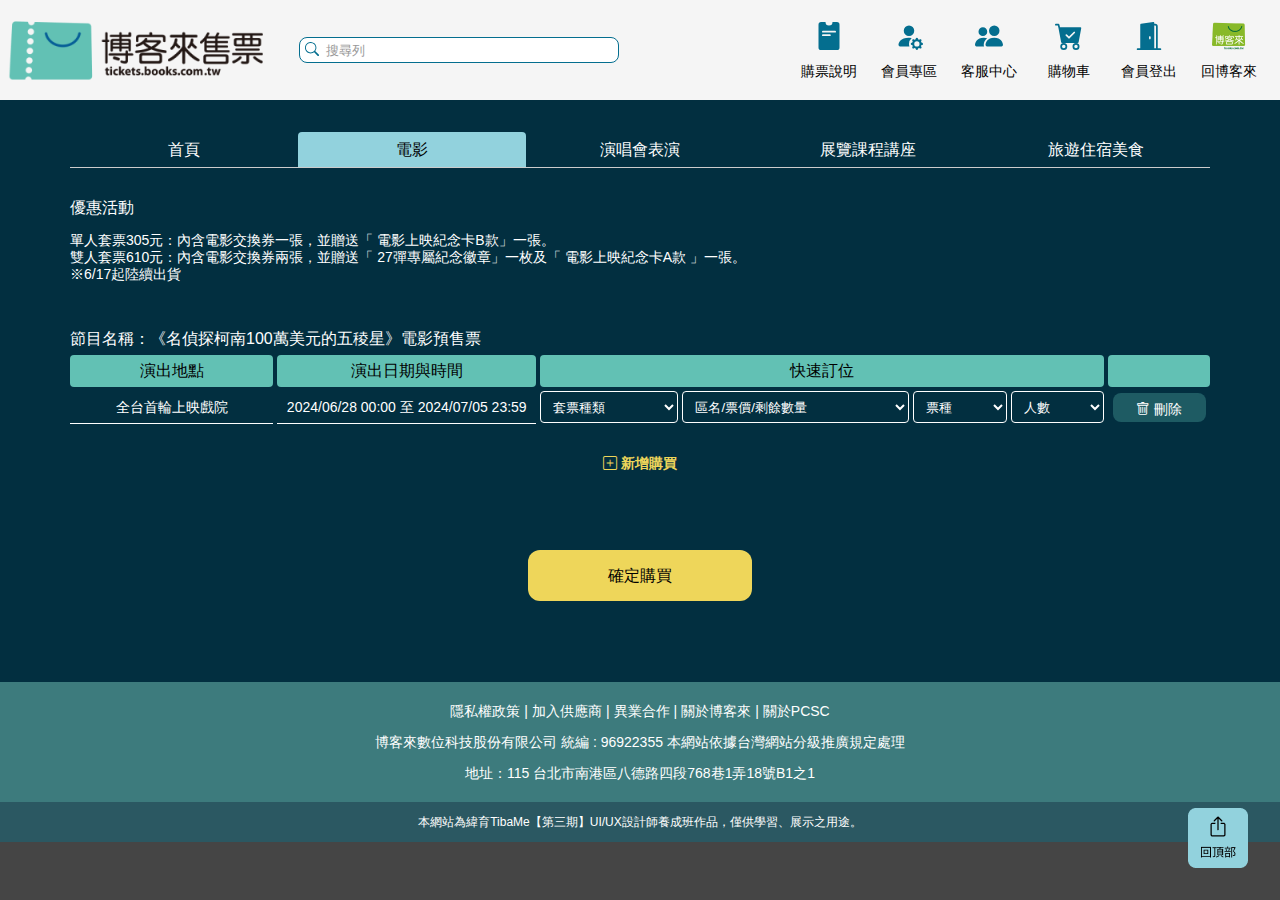
<file: ticSel.html>
<!DOCTYPE html>
<html lang="en">
<head>
    <meta charset="UTF-8">
    <meta name="viewport" content="width=device-width, initial-scale=1.0">
    <link rel="stylesheet" href="https://cdn.jsdelivr.net/npm/bootstrap-icons@1.11.3/font/bootstrap-icons.min.css">
    <link rel="stylesheet" href="https://cdn.jsdelivr.net/npm/swiper@11/swiper-bundle.min.css" />
    <link rel="stylesheet" href="./css/ticSel.css">
    <title>票種選擇</title>
</head>
<body>
    
    <!-- Header Load -->
    <div class="header-page"></div>

    <main>

        <!-- 回頂部按鈕 -->
        <img class="goHome" src="./img/goHome.png" alt="">

        <!-- -----------------------導航列----------------------- -->

        <nav class="pageDiv">
            <div class="pageSelect">
                <a href="index.html">首頁</a>
                <a href="javascript:;" class="selected">電影</a>
                <a href="javascript:;">演唱會表演</a>
                <a href="javascript:;">展覽課程講座</a>
                <a href="javascript:;">旅遊住宿美食</a>
            </div>
        </nav>

        <div class="outer">
            <div class="swiper myNav">
                <div class="swiper-wrapper">
                  <div class="swiper-slide">
                    <a href="javascript:;" class="selected">首頁</a>
                  </div>
                  <div class="swiper-slide">
                    <a href="javascript:;">電影</a>
                  </div>
                  <div class="swiper-slide">
                    <a href="javascript:;">演唱會表演</a>
                  </div>
                  <div class="swiper-slide">
                    <a href="javascript:;">展覽課程講座</a>
                  </div>
                  <div class="swiper-slide">
                    <a href="javascript:;">旅遊住宿美食</a>
                  </div>
                </div>
              </div>
        </div>

        <!-- -----------------------主內容----------------------- -->
        
        <div class="selContain">

            <!-- 優惠訊息 -->
            <div class="discount">
                <h2>優惠活動</h2>
                <p>單人套票305元：內含電影交換券一張，並贈送「 電影上映紀念卡B款」一張。<br>雙人套票610元：內含電影交換券兩張，並贈送「 27彈專屬紀念徽章」一枚及「 電影上映紀念卡A款 」一張。<br>※6/17起陸續出貨</p>    
            </div>

            <!-- 票種選擇 -->
            <div class="programName">節目名稱：《名偵探柯南100萬美元的五稜星》電影預售票</div>
            <div class="programLittleName">節目名稱<br>《名偵探柯南100萬美元的五稜星》電影預售票</div>
            <div class="table">
                <div class="location">
                    <h3>演出地點</h3>
                    <p>全台首輪上映戲院</p>
                </div>
                <div class="date">
                    <h3>演出日期與時間</h3>
                    <p>2024/06/28 00:00 至 2024/07/05 23:59</p>
                </div>
                <div class="order">
                    <h3>快速訂位</h3>
                    <div class="ticSel">
                        <select class="tic">
                            <option>套票種類</option>
                            <option>單人套票</option>
                            <option>雙人套票</option>
                        </select>
                        <select class="num">
                            <option>區名/票價/剩餘數量</option>
                            <option>不分區/305元/熱賣中</option>
                        </select>
                        <select class="type">
                            <option>票種</option>
                            <option>全票</option>
                            <option>半票</option>
                        </select>
                        <select class="people">
                            <option>人數</option>
                            <option>1</option>
                            <option>2</option>
                            <option>3</option>
                            <option>4</option>
                            <option>5</option>
                            <option>6</option>
                            <option>7</option>
                            <option>8</option>
                            <option>9</option>
                            <option>10</option>
                        </select>
                    </div>
                </div>
                <div class="del">
                    <h3></h3>
                    <a href="javascript:;">
                        <p><i class="bi bi-trash"></i> 刪除</p>
                    </a>
                </div>
            </div>

            <!-- 新增購買 -->
            <div class="addBtn">
                <a href="javascript:;"><i class="bi bi-plus-square"></i> 新增購買</a>
            </div>

            <!-- 確定購買 -->
            <div class="confirmBtn">
                <a href="javascript:;">確定購買</a>
            </div>
        </div>

    </main>

    <!-- Footer Load -->
    <div class="footer-page"></div>

<script src="https://cdn.jsdelivr.net/npm/swiper@11/swiper-bundle.min.js"></script>
<script src="https://ajax.googleapis.com/ajax/libs/jquery/3.7.1/jquery.min.js"></script>
<script src="./js/script.js"></script>

<script>
    var swiper = new Swiper(".myNav", {
        slidesPerView: 'auto',
    });
</script>

</body>
</html>
</file>
<file: css/index.css>
@import url('reset.css');

main{
    max-width: 1440px;
    min-width: 390px;
    margin: 0 auto;
    background-color: #022F40;
}

.goHome{
    position: fixed;
    right: 32px;
    bottom: 32px;
    z-index: 100;
}

/* -----------------------導航列----------------------- */

.pageDiv{
    padding-top: 32px;
    margin-bottom: 32px;
    box-sizing: border-box;
}

.pageSelect{
    width: 100%;
    box-sizing: border-box;
    padding: 0 70px;
    display: flex;
}

.pageSelect a{
    width: 20%;
    height: 35px;
    text-decoration: none;
    text-align: center;
    line-height: 35px;
    font-size: 16px;
    color: #ffffff;
    border-bottom: 1px solid #cccccc;
    white-space: nowrap;
}

.pageSelect .selected{
    background-color: #92D2DD;
    border-radius: 4px 4px 0 0;
    color: #000;
}

.pageSelect a:nth-child(2):hover{
    background-color: #4A818E;
    border-radius: 4px 4px 0 0;
}
.pageSelect a:nth-child(3):hover{
    background-color: #4A818E;
    border-radius: 4px 4px 0 0;
}
.pageSelect a:nth-child(4):hover{
    background-color: #4A818E;
    border-radius: 4px 4px 0 0;
}
.pageSelect a:nth-child(5):hover{
    background-color: #4A818E;
    border-radius: 4px 4px 0 0;
}

.outer{
    display: none;
}

/* -----------------------廣告區----------------------- */

.mySwiper{
    width: 100%;
    height: 436px;
    background-color: #2B5862;
    margin-bottom: 48px;
}

.mySwiper .swiper-slide{
    width: 726px;
    height: 420px;
    margin-top: 8px;
    display: flex;
    justify-content: center;
    align-items: center;
    margin-right: 24px;
}

.mySwiper .swiper-slide img{
    display: block;
    width: 726px;
    height: 420px;
    border-radius: 24px;
    object-fit: cover;
}

:root{
    --swiper-theme-color: #ffffff;
}

.swiper-button-next, .swiper-button-prev{
    width: 48px;
    height: 48px;
}

.swiper-button-next:after, .swiper-button-prev:after{
    display: block;
    font-size: 26px;
    background-color: #000;
    opacity: .7;
    width: 48px;
    height: 48px;
    border-radius: 24px;
    line-height: 48px;
    text-align: center;

}

/* -----------------------電影小卡區----------------------- */

.cards{
    padding-bottom: 1px;
}

.text{
    width: 100%;
    display: flex;
    justify-content: space-between;
    padding: 0 70px;
    box-sizing: border-box;
    margin-bottom: 16px;
}

.text h1{
    font-size: 18px;
    color: #ffffff;
}

.text a{
    text-decoration: none;
    font-size: 14px;
    color: #ffffff;
}

.myList{
    width: 100%;
    padding: 0 70px;
    box-sizing: border-box;
    margin-bottom: 60px;
    overflow: hidden;
}

.myList .swiper-wrapper{
    width: 100%;
}

.myList .swiper-slide{
    width: 240px;
}

.myList .swiper-slide:not(:last-child){
    margin-right: 24px;
}

.myList .swiper-slide a{
    display: block;
    width: 100%;
    text-decoration: none;
    color: #ffffff;
    background-color: #2B5862;
    border-radius: 16px;
}

.myList .swiper-slide img{
    border-radius: 16px 16px 0 0;
}

.cardText{
    width: 240px;
    height: 120px;
    padding: 12px;
    box-sizing: border-box;
    display: flex;
    flex-direction: column;
    justify-content: space-between;
}

.cardText h2{
    font-size: 16px;
    line-height: 19px;
}

.cardText h3{
    font-size: 12px;
}

.cardText h4{
    font-size: 14px;
}





/* -------------------index RWD------------------ */

/* --- Break 1024px --- */
@media screen and (max-width: 1024px) {
    .pageDiv{
        padding-top: 24px;
        margin-bottom: 24px;
    }
    .pageSelect{
        padding: 0 48px;
    }

    .mySwiper {
        height: 352px;
        margin-bottom: 38px;
    }
    .mySwiper .swiper-slide {
        width: 592px;
        height: 342px;
        margin-top: 5px;
        margin-right: 16px;
    }
    .mySwiper .swiper-slide img {
        width: 592px;
        height: 342px;
        border-radius: 15px;
    }

    .text{
        padding: 0 48px;
        margin-bottom: 14px;
    }
    .myList{
        padding: 0 48px;
        margin-bottom: 45px;
    }
    .myList .swiper-slide{
        width: 208px;
    }
    .myList .swiper-slide:not(:last-child){
        margin-right: 16px;
    }
    .myList .swiper-slide a{
        width: 208px;
        border-radius: 14px;
    }
    .myList .swiper-slide img{
        width: 208px;
        border-radius: 14px 14px 0 0;
    }
    .cardText{
        width: 208px;
        height: 105px;
        padding: 10px;
    }
    .cardText h2{
        font-size: 14px;
        line-height: 17px;
    }
    .cardText h3{
        font-size: 11px;
    }
    .cardText h4{
        font-size: 12px;
    }
}

/* --- Break 736px --- */
@media screen and (max-width: 736px) {
    .pageDiv{
        padding-top: 21px;
        margin-bottom: 21px;
    }
    .pageSelect{
        padding: 0 32px;
    }
    .pageSelect a{
        height: 30px;
        font-size: 14px;
        line-height: 30px;
    }

    .mySwiper {
        height: 288px;
        margin-bottom: 31px;
    }
    .mySwiper .swiper-slide {
        width: 491px;
        height: 284px;
        margin-top: 2px;
        margin-right: 8px;
    }
    .mySwiper .swiper-slide img {
        width: 491px;
        height: 284px;
        border-radius: 7px;
    }

    .text{
        padding: 0 32px;
        margin-bottom: 13px;
    }
    .text h1{
        font-size: 17px;
    }
    .text a{
        font-size: 13px;
    }

    .myList{
        padding: 0 32px;
        margin-bottom: 32px;
    }
    .myList .swiper-slide{
        width: 176px;
    }
    .myList .swiper-slide:not(:last-child){
        margin-right: 8px;
    }
    .myList .swiper-slide a{
        width: 176px;
        border-radius: 12px;
    }
    .myList .swiper-slide img{
        width: 176px;
        border-radius: 12px 12px 0 0;
    }
    .cardText{
        width: 176px;
        height: 90px;
        padding: 8px;
    }
    .cardText h2{
        font-size: 12px;
        line-height: 15px;
    }
    .cardText h3{
        font-size: 10px;
    }
    .cardText h4{
        font-size: 10px;
    }
}

/* --- Break 500px --- */
@media screen and (max-width: 500px) {
    .pageDiv{
        display: none;
    }
    .outer{
        display: block;
        width: 100%;
        padding-top: 16px;
        margin-bottom: 16px;
        border-bottom: 1px solid #1F505F;
    }
    .myNav{
        width: 100%;
        padding: 0 16px;
        box-sizing: border-box;
        overflow: hidden;
    }
    .myNav .swiper-slide{
        width: auto;
    }
    .myNav .swiper-slide:not(:last-child){
        margin-right: 20px;
    }
    .myNav .swiper-slide a{
        display: block;
        text-decoration: none;
        font-size: 14px;
        color: #ffffff;
        text-align: left;
        white-space: nowrap;
    }
    .myNav .swiper-slide .selected{
        border-bottom: 2px solid #92D2DD;
    }

    .swiper-button-next, .swiper-button-prev{
        display: none;
    }

    .mySwiper {
        height: 225px;
        margin-bottom: 24px;
    }
    .mySwiper .swiper-slide {
        width: 390px;
        height: 225px;
        margin-top: 0;
    }
    .mySwiper .swiper-slide img {
        width: 390px;
        height: 225px;
        border-radius: 0px;
    }

    .text{
        padding: 0 16px;
        margin-bottom: 12px;
    }
    .text h1{
        font-size: 16px;
    }
    .text a{
        font-size: 12px;
    }

    .myList{
        padding: 0 16px;
    }
}
</file>
<file: css/header_footer.css>
@import url('reset.css');

body{
    font-family: Arial, "Helvetica Neue", Helvetica, sans-serif;
    font-size: 14px;
    background-color: #454545;
}

/* -------------------Header------------------- */

header{
    height: 100px;
    min-width: 390px;
    width: 100%;
    background-color: #F5F5F5;
}

header .wrapper{
    max-width: 1440px;
    height: 100px;
    margin: 0 auto;
    display: flex;
    align-items: center;
}

/* 下拉選單 */

.menuList{
    height: 368px;
    display: flex;
    justify-content: end;
}


.menuList ul{
    width: 230px;
    height: 100%;
    background-color: #F5F5F5;
    border-radius: 0 0 0 12px;
    padding: 16px 0;
    box-sizing: border-box;
    z-index: 101;

}

.menuList li{
    display: flex;
    padding-left: 75px;
    box-sizing: border-box;
}

.menuList a{
    display: flex;
    gap: 12px;
    align-items: center;
    text-decoration: none;
    color: #046E8F;
    font-size: 14px;
    line-height: 56px;
}

.menuList i{
    color: #046E8F;
}

.menuList img{
    width: 14px;
    height: 14px;
}

.menuList li:hover{
    background-color: #E9E9E9;
}


/* LOGO */

header .wrapper .logo{
    height: 80px;
    display: flex;
}


/* 搜尋列 */

.search-outer{
    width: 320px;
    justify-self: start;
    margin: 0 24px;
}

.search-outer div{
    display: flex;
    align-items: center;
    position: relative;
}

.search{
    width: 100%;
    min-width: 180px;
    height: 26px;
    border: 1px solid #046E8F;
    border-radius: 8px;
    color: #000;
}

.search:focus{
    outline: none;
    padding-left: 24px;
}

.search:focus::placeholder{
    opacity: 0;
}

button{
    border: none;
    background-color: transparent;
    position: absolute;
    left: 0;
}

button .bi{
    color: #046E8F;
}

::placeholder{
    color: #999;
    padding-left: 24px;
}

/* 選單 */

.menu{
    flex-grow: 1;
}

.menu ul{
    display: flex;
    justify-content: end;
    gap: 24px;
    margin-right: 23px;
}

.menu li{
    text-align: center;
    width: 56px;
}

.menu a{
    text-decoration: none;
    color: #000;
}

.menu ul h3{
    color: #000;
}

.menu ul img{
    height: 28px;
    margin-bottom: 12px;
}

.menu ul .bi{
    color: #046E8F;
    margin-bottom: 12px;
}

.littleIcon{
    display: flex;
    justify-content: end;
    align-items: center;
    margin-right: 16px;
    color: #046E8F;
    gap: 12px;
    /* display: none; */
}

.littleIcon .bi-search{
    width: 28px;
    height: 28px;
    display: none;
}

.littleIcon .bi-list{
    width: 40px;
    height: 40px;
    display: none;
}

/* -------------------Footer------------------- */

footer{
    width: 100%;
    height: 160px;
    min-width: 390px;
    color: #ffffff;
}

footer .wrapper1{
    width: 100%;
    height: 120px;
    background-color: #3D7B7D;
}

.block1{
    max-width: 1440px;
    height: 120px;
    margin: 0 auto;
    padding: 22px 70px;
    box-sizing: border-box;

    display: flex;
    flex-direction: column;
    justify-content: space-between;
}

.footerText{
    width: 100%;
    display: flex;
    justify-content: center;
}

.footerText a{
    text-decoration: none;
    color: #ffffff;
    margin: 0 4px;
}

.block1 p{
    text-align: center;
}

footer .wrapper2{
    width: 100%;
    height: 40px;
    background-color: #2B5862;
}

.block2{
    max-width: 1440px;
    height: 40px;
    margin: 0 auto;
}

.block2 P{
    text-align: center;
    font-size: 12px;
    line-height: 40px;
}






/* -------------------Header RWD------------------ */

/* --- Break 990px --- */
@media screen and (max-width: 990px) {
    .menu ul{
        display: none;
    }
    .littleIcon .bi-list{
        display: block;
    }
}

/* --- Break 560px --- */
@media screen and (max-width: 560px) {
    .search-outer{
        display: none;
    }
    .littleIcon .bi-search{
        display: block;
    }
}

/* --- Break 490px --- */
@media screen and (max-width: 490px) {
    header{
        height: 80px;
    }
    header .wrapper{
        height: 80px;
    }
    header .wrapper .logo{
        height: 60px;
    }

    .menuList{
        width: 100%;
        justify-content: center;
    }
    .menuList ul{
        width: 100%;
        height: auto;
        border-radius: 0;
    }
    .menuList li{
        padding: 0;
        justify-content: center;
    }
}

/* --- Break 390px --- */
@media screen and (max-width: 390px) {
    header{
        height: 60px;
    }
    header .wrapper{
        height: 60px;
    }
    header .wrapper .logo{
        height: 40px;
    }
    .littleIcon .bi-search{
        width: 24px;
        height: 24px;
    }
    .littleIcon .bi-list{
        width: 36px;
        height: 36px;
    }
}



/* -------------------Footer RWD------------------ */

/* --- Break 670px --- */
@media screen and (max-width: 670px) {
    footer{
        height: 149px;
    }
    footer .wrapper1{
        height: 114px;
    }
    .block1{
        height: 114px;
        padding: 19px 40px;
    }
    .block1 p{
        font-size: 13px;
    }
    .footerText a{
        font-size: 13px;
    }
    footer .wrapper2{
        height: 35px;
    }
    .block2{
        height: 35px;
    }
    .block2 P{
        font-size: 11px;
        line-height: 35px;
    }
}

/* --- Break 574px --- */
@media screen and (max-width: 574px) {
    footer{
        height: 138px;
    }
    footer .wrapper1{
        height: 108px;
    }
    .block1{
        height: 108px;
        padding: 16px;
    }
    .block1 p{
        font-size: 12px;
    }
    .footerText a{
        font-size: 12px;
    }
    footer .wrapper2{
        height: 30px;
    }
    .block2{
        height: 30px;
    }
    .block2 P{
        font-size: 10px;
        line-height: 30px;
    }
}
</file>
<file: css/program.css>
@import url('reset.css');

main{
    max-width: 1440px;
    min-width: 390px;
    margin: 0 auto;
    background-color: #022F40;
    color: #ffffff;
    font-size: 14px;
    padding-bottom: 1px;
    box-sizing: border-box;
}

.goHome{
    position: fixed;
    right: 32px;
    bottom: 32px;
    z-index: 100;
}

/* -----------------------導航列----------------------- */

.pageDiv{
    padding-top: 32px;
    margin-bottom: 32px;
    box-sizing: border-box;
}

.pageSelect{
    width: 100%;
    box-sizing: border-box;
    padding: 0 70px;
    display: flex;
}

.pageSelect a{
    width: 20%;
    height: 35px;
    text-decoration: none;
    text-align: center;
    line-height: 35px;
    font-size: 16px;
    color: #ffffff;
    border-bottom: 1px solid #cccccc;
    white-space: nowrap;
}

.pageSelect .selected{
    background-color: #92D2DD;
    border-radius: 4px 4px 0 0;
    color: #000;
}

.pageSelect a:nth-child(1):hover{
    background-color: #4A818E;
    border-radius: 4px 4px 0 0;
}
.pageSelect a:nth-child(3):hover{
    background-color: #4A818E;
    border-radius: 4px 4px 0 0;
}
.pageSelect a:nth-child(4):hover{
    background-color: #4A818E;
    border-radius: 4px 4px 0 0;
}
.pageSelect a:nth-child(5):hover{
    background-color: #4A818E;
    border-radius: 4px 4px 0 0;
}

.outer{
    display: none;
}

/* -----------------------主內容----------------------- */

.mainContain{
    height: auto;
    padding: 0 70px;
    padding-bottom: 1px;
    box-sizing: border-box;
}

/* 大綱 */
.int{
    width: 100%;
    display: flex;
    margin-bottom: 40px;
}

.int img{
    width: 350px;
    margin-right: 48px;
}

.rContain{
    width: 100%;
    height: 350px;
}

.rContain h1{
    font-size: 18px;
    margin-bottom: 18px;
}

.intContain{
    width: 100%;
    display: flex;
}

.text01{
    height: 314px;
    display: flex;
    flex-direction: column;
    margin-right: 36px;
    justify-content: space-between;
}

.text02{
    height: 314px;
    display: flex;
    flex-direction: column;
    justify-content: space-between;
}

.text03{
    display: flex;
}

.price{
    color: red;
}

.btn{
    margin-left: auto;
    margin-top: auto;
    width: 228px;
    height: 51px;
}

.btn a{
    display: block;
    text-align: center;
    line-height: 51px;
    font-size: 16px;
    text-decoration: none;
    color: #000;
    background-color: #EED65A;
    border-radius: 12px;
}

.discount{
    margin-bottom: 48px;
}

.discount h2{
    font-size: 16px;
    margin-bottom: 16px;
}

.discount p{
    line-height: 17px;
}

.littleBtn{
    display: none;
}

.littleBtn a{
    display: block;
    width: 175px;
    height: 29px;
    background-color: #EED65A;
    border-radius: 8px;
    margin: 0 auto;
    text-decoration: none;
    color: #000;
    line-height: 29px;
    text-align: center;
    margin-bottom: 80px;
}

/* 介紹選單 */
.detialMenu{
    display: flex;
    padding: 16px 0;
    box-sizing: border-box;
    margin-bottom: 24px;
    background-color: #022F40;
    position: sticky;
    left: 0;
    top: 0;
    z-index: 99;
}

.detialMenu a{
    display: block;
    width: 180px;
    height: 40px;
    border-radius: 8px;
    background-color: #333333;
    line-height: 40px;
    text-align: center;
    text-decoration: none;
    font-size: 16px;
    color: #ffffff;
}

.detialMenu a:not(:last-child){
    margin-right: 16px;
}

.detialMenu a:hover{
    background-color: #666666;
}

/* 劇情簡介 */
.contain{
    border-top: 2px solid #4DB8C0;
    margin-bottom: 48px;
    padding: 32px 0;
}

.contain h2{
    font-size: 18px;
    text-align: center;
    margin-bottom: 32px;
}

.contain_p{
    line-height: 24px;
    margin: 0 auto;
    margin-bottom: 32px;
    width: 960px;
}

.video{
    display: flex;
    justify-content: center;
    margin-bottom: 32px;
}

.video iframe{
    width: 720px;
    height: 405px;
}

.crewAll{
    display: flex;
    justify-content: center;
    width: 960px;
    margin: 0 auto;
}

.crew01{
    line-height: 24px;
    flex-grow: 1;
}

.crew01 h3{
    font-size: 16px;
}

.crew02{
    line-height: 24px;
    flex-grow: 1;
}

.crew02 h3{
    font-size: 16px;
}

.crew02 p{
    margin: 0;
}

/* 關於電影 */
.about{
    border-top: 2px solid #4DB8C0;
    margin-bottom: 48px;
    padding: 32px 0;
}

.about h2{
    font-size: 18px;
    text-align: center;
    margin-bottom: 32px;
}

.about p{
    line-height: 24px;
    margin: 0 auto;
    width: 960px;
}

/* 網友期待度 */
.star{
    border-top: 2px solid #4DB8C0;
    margin-bottom: 48px;
    padding: 32px 0;
}

.star h2{
    font-size: 18px;
    text-align: center;
    margin-bottom: 32px;
}

.star h3{
    font-size: 16px;
    text-align: center;
    margin-bottom: 32px;
}

.star01{
    display: flex;
    margin-bottom: 32px;
    line-height: 24px;
    justify-content: center;
    gap: 8px;
}

.fraction{
    font-size: 24px;
}

.give{
    font-size: 12px;
}

.ratings1{
    position: relative;
    vertical-align: middle;
    display: inline-block;
    color: #ddd;
    overflow: hidden;
    font-size: 24px;
}
.full_star1{
    width: 92%;
    position: absolute;
    left: 0;
    top: 0;
    white-space: nowrap;
    overflow: hidden;
    color: #FFFF00;
}

.star02{
    display: flex;
    justify-content: center;
    gap: 16px;
}

.empty_star2{
    font-size: 24px;
    line-height: 33px;
}

.star02 a{
    display: block;
    text-align: center;
    line-height: 33px;
    text-decoration: none;
    color: #000;
    background-color: #EED65A;
    width: 92px;
    height: 33px;
    border-radius: 8px;
}

/* 使用說明 */
.howToUseTicket{
    border-top: 2px solid #4DB8C0;
    margin-bottom: 48px;
    padding: 32px 0;
}

.howToUseTicket h2{
    font-size: 18px;
    text-align: center;
    margin-bottom: 32px;
}

.howToUseTicket p{
    line-height: 24px;
    margin: 0 auto;
    width: 960px;
}

/* 購票須知 */
.howToBuyTicket{
    border-top: 2px solid #4DB8C0;
    margin-bottom: 60px;
    padding: 32px 0;
}

.howToBuyTicket h2{
    font-size: 18px;
    text-align: center;
    margin-bottom: 32px;
}

.howToBuyTicket p{
    line-height: 24px;
    margin: 0 auto;
    width: 960px;
}






/* -------------------program RWD------------------ */

/* --- Break 1100px --- */
@media screen and (max-width: 1100px) {
    .contain_p{
        width: auto;
    }
    .crewAll{
        width: auto;
    }
    .about p{
        width: auto;
    }
    .howToUseTicket p{
        width: auto;
    }
    .howToBuyTicket p{
        width: auto;
    }
}

/* --- Break 1024px --- */
@media screen and (max-width: 1024px) {
    .pageDiv{
        padding-top: 24px;
        margin-bottom: 24px;
    }
    .pageSelect{
        padding: 0 48px;
    }

    .mainContain{
        padding: 0 48px;
    }

    .int{
        width: 100%;
        flex-direction: column;
        display: flex;
        margin-bottom: 40px;
    }
    .int img{
        width: 350px;
        margin: 0 auto;
        margin-bottom: 32px;
    }
    .rContain{
        height: 287px;
    }
    .text01{
        height: 254px;
        margin-right: 40px;
    }
    .text02{
        height: 254px;
    }
}

/* --- Break 736px --- */
@media screen and (max-width: 736px) {
    .pageDiv{
        padding-top: 21px;
        margin-bottom: 21px;
    }
    .pageSelect{
        padding: 0 32px;
    }
    .pageSelect a{
        height: 30px;
        font-size: 14px;
        line-height: 30px;
    }

    .mainContain{
        padding: 0 21px;
    }

    .video{
    position: relative;
    width: 100%;
    height: 0;
    margin: 0 auto;
    margin-bottom: 32px;
    padding-bottom: 56.25%;
    }

    .video iframe{
    position: absolute;
    left: 0;
    top: 0;
    width: 100%;
    height: 100%;
    }
}

/* --- Break 600px --- */
@media screen and (max-width: 600px) {
    .detialMenu{
        padding: 8px 0;
        flex-wrap: wrap;
        justify-content: start;
        margin-bottom: 24px;
    }
    .detialMenu a{
        margin: 0;
        font-size: 14px;

        height: 36px;
        line-height: 36px;
        border-radius: 4px;
        width: 32%;

    }
    .detialMenu a:not(:last-child){
        margin: 0;
    }

    .detialMenu a:not(:nth-child(3)){
        margin-right: 2%;
        margin-bottom: 8px;
    }
    .crewAll{
        flex-direction: column;
    }
    .crew01{
        margin-bottom: 32px;
    }
}

/* --- Break 500px --- */
@media screen and (max-width: 500px) {
    .pageDiv{
        display: none;
    }
    .outer{
        display: block;
        width: 100%;
        padding-top: 16px;
        margin-bottom: 16px;
        border-bottom: 1px solid #1F505F;
    }
    .myNav{
        width: 100%;
        padding: 0 16px;
        box-sizing: border-box;
        overflow: hidden;
    }
    .myNav .swiper-slide{
        width: auto;
    }
    .myNav .swiper-slide:not(:last-child){
        margin-right: 20px;
    }
    .myNav .swiper-slide a{
        display: block;
        text-decoration: none;
        font-size: 14px;
        color: #ffffff;
        text-align: left;
        white-space: nowrap;
    }
    .myNav .swiper-slide .selected{
        border-bottom: 2px solid #92D2DD;
    }

    .mainContain{
        padding: 0 16px;
    }

    .int{
        width: 100%;
        flex-direction: column;
        display: flex;
        margin-bottom: 24px;
    }
    .int img{
        width: 350px;
        margin: 0 auto;
        margin-bottom: 16px;
    }
    .rContain{
        height: 236px;
    }
    .rContain h1{
        font-size: 14px;
    }
    .intContain{
        font-size: 12px;
    }
    .text01{
        height: 204px;
        margin-right: 44px;
    }
    .text02{
        height: 204px;
    }
    .btn{
        display: none;
    }
    .littleBtn{
        display: block;
    }

    .discount h2{
        text-align: center;
        font-size: 14px;
        margin-bottom: 12px;
    }
    .discount p{
        font-size: 12px;
        line-height: 15px;
    }

    .contain{
        margin-bottom: 32px;
        padding: 16px 0;
    }
    .contain h2{
        font-size: 16px;
        margin-bottom: 16px;
    }
    .contain_p{
        font-size: 12px;
        margin-bottom: 16px;
    }
    .video{
        margin-bottom: 16px;
    }
    .crew01{
        margin-bottom: 16px;
    }
    .crew01 h3{
        font-size: 14px;
    }
    .crew01 p{
        font-size: 12px;
    }
    .crew02 h3{
        font-size: 14px;
    }
    .crew02 p{
        font-size: 12px;
    }

    .about{
        margin-bottom: 32px;
        padding: 16px 0;
    }
    .about h2{
        font-size: 16px;
        margin-bottom: 16px;
    }
    .about p{
        font-size: 12px;
    }

    .star{
        margin-bottom: 32px;
        padding: 16px 0;
    }
    .star h2{
        font-size: 16px;
        margin-bottom: 16px;
    }
    .star01{
        margin-bottom: 16px;
    }
    .give{
        font-size: 10px;
    }
    .star h3{
        font-size: 14px;
        margin-bottom: 16px;
    }
    .star02 a{
        width: 80px;
        height: 28px;
        line-height: 28px;
    }

    .howToUseTicket{
        margin-bottom: 32px;
        padding: 16px 0;
    }
    .howToUseTicket h2{
        font-size: 16px;
        margin-bottom: 16px;
    }
    .howToUseTicket p{
        font-size: 12px;
    }

    .howToBuyTicket{
        margin-bottom: 48px;
        padding: 16px 0;
    }
    .howToBuyTicket p{
        font-size: 12px;
    }
}
</file>
<file: css/ticSel.css>
@import url('reset.css');

main{
    max-width: 1440px;
    min-width: 390px;
    margin: 0 auto;
    background-color: #022F40;
    padding-bottom: 1px;
    box-sizing: border-box;
    color: #ffffff;
    font-size: 14px;
}

.goHome{
    position: fixed;
    right: 32px;
    bottom: 32px;
    z-index: 100;
}

/* -----------------------導航列----------------------- */

.pageDiv{
    padding-top: 32px;
    margin-bottom: 32px;
    box-sizing: border-box;
}

.pageSelect{
    width: 100%;
    box-sizing: border-box;
    padding: 0 70px;
    display: flex;
}

.pageSelect a{
    width: 20%;
    height: 35px;
    text-decoration: none;
    text-align: center;
    line-height: 35px;
    font-size: 16px;
    color: #ffffff;
    border-bottom: 1px solid #cccccc;
    white-space: nowrap;
}

.pageSelect .selected{
    background-color: #92D2DD;
    border-radius: 4px 4px 0 0;
    color: #000;
}

.pageSelect a:nth-child(1):hover{
    background-color: #4A818E;
    border-radius: 4px 4px 0 0;
}
.pageSelect a:nth-child(3):hover{
    background-color: #4A818E;
    border-radius: 4px 4px 0 0;
}
.pageSelect a:nth-child(4):hover{
    background-color: #4A818E;
    border-radius: 4px 4px 0 0;
}
.pageSelect a:nth-child(5):hover{
    background-color: #4A818E;
    border-radius: 4px 4px 0 0;
}

.outer{
    display: none;
}

/* -----------------------主內容----------------------- */

.selContain{
    padding: 0 70px;
    box-sizing: border-box;
}

/* 優惠訊息 */
.discount{
    margin-bottom: 48px;
}

.discount h2{
    font-size: 16px;
    margin-bottom: 16px;
}

.discount p{
    line-height: 17px;
}

/* 票種選擇 */
.programName{
    font-size: 16px;
    margin-bottom: 8px;
}

.programLittleName{
    text-align: center;
    line-height: 24px;
    margin-bottom: 12px;
    display: none;
}

.table{
    display: flex;
    gap: 4px;
}

.location{
    width: 18%;
}

.location h3{
    display: block;
    width: 100%;
    height: 32px;
    border-radius: 4px;
    background-color: #62C1B4;
    font-size: 16px;
    color: #000;
    line-height: 32px;
    text-align: center;
    margin-bottom: 4px;
}

.location p{
    border-bottom: 1px solid white;
    height: 32px;
    line-height: 32px;
    text-align: center;

}

.date{
    width: 23%;
}

.date h3{
    display: block;
    width: 100%;
    height: 32px;
    border-radius: 4px;
    background-color: #62C1B4;
    font-size: 16px;
    color: #000;
    line-height: 32px;
    text-align: center;
    margin-bottom: 4px;
}

.date p{
    border-bottom: 1px solid white;
    height: 32px;
    line-height: 32px;
    text-align: center;

}

.order{
    width: 50%;
}

.order h3{
    display: block;
    width: 100%;
    height: 32px;
    border-radius: 4px;
    background-color: #62C1B4;
    font-size: 16px;
    color: #000;
    line-height: 32px;
    text-align: center;
    margin-bottom: 4px;
}

.ticSel{
    display: flex;
    gap: 4px;
}

.ticSel .bi{
    color: #ffffff;
}

.tic{
    width: 25%;
    height: 32px;
    border-radius: 4px;
    border: 1px, solid, white;
    line-height: 32px;
    color: #fff;
    display: flex;
    justify-content: space-between;
    padding: 0 8px;
    box-sizing: border-box;
    background-color: #022F40;
}

.num{
    width: 41%;
    height: 32px;
    border-radius: 4px;
    border: 1px solid white;
    line-height: 32px;
    color: #fff;
    display: flex;
    justify-content: space-between;
    padding: 0 8px;
    box-sizing: border-box;
    background-color: #022F40;
}

.type{
    width: 17%;
    height: 32px;
    border-radius: 4px;
    border: 1px solid white;
    line-height: 32px;
    color: #fff;
    display: flex;
    justify-content: space-between;
    padding: 0 8px;
    box-sizing: border-box;
    background-color: #022F40;
}

.people{
    width: 17%;
    height: 32px;
    border-radius: 4px;
    border: 1px solid white;
    line-height: 32px;
    color: #fff;
    display: flex;
    justify-content: space-between;
    padding: 0 8px;
    box-sizing: border-box;
    background-color: #022F40;
}

.del{
    width: 9%;
}

.del h3{
    display: block;
    width: 100%;
    height: 32px;
    border-radius: 4px;
    background-color: #62C1B4;
    margin-bottom: 6px;
}

.del a{
    text-decoration: none;
    color: #fff;
    display: block;
    background-color: #1E5B63;
    width: 92%;
    height: 29px;
    border-radius: 8px;
    text-align: center;
    line-height: 32px;
    margin: 0 auto;
}

/* 新增購買 */
.addBtn{
    margin-top: 32px;
    margin-bottom: 80px;
    text-align: center;
}

.addBtn a{
    text-decoration: none;
    color: #EED65A;
    font-weight: bold;
}

/* 確定購買 */
.confirmBtn{
    text-align: center;
    display: flex;
    justify-content: center;
    margin-bottom: 80px;
}

.confirmBtn a{
    display: block;
    width: 224px;
    height: 51px;
    border-radius: 12px;
    background-color: #EED65A;
    text-decoration: none;
    font-size: 16px;
    line-height: 51px;
    color: #000;
}







/* -------------------ticSel RWD------------------ */

/* --- Break 1240px --- */
@media screen and (max-width: 1240px) {
    .table{
        flex-direction: column;
        align-items: center;
    }
    .location{
        width: 100%;
    }
    .date{
        width: 100%;
    }
    .order{
        width: 100%;
        margin-bottom: 12px;
    }
    .del h3{
        display: none;
    }
    .del{
        width: 100%;
    }
    .del p{
        width: 110px;
        height: 28px;
        border-radius: 8px;
        line-height: 30px;
        margin-right: initial;
    }
}

/* --- Break 1024px --- */
@media screen and (max-width: 1024px) {
    .pageDiv{
        padding-top: 24px;
        margin-bottom: 24px;
    }
    .pageSelect{
        padding: 0 48px;
    }

    .selContain{
        padding: 0 48px;
    }

}

/* --- Break 736px --- */
@media screen and (max-width: 736px) {
    .pageDiv{
        padding-top: 21px;
        margin-bottom: 21px;
    }
    .pageSelect{
        padding: 0 32px;
    }
    .pageSelect a{
        height: 30px;
        font-size: 14px;
        line-height: 30px;
    }

    .selContain{
        padding: 0 21px;
    }

}

/* --- Break 500px --- */
@media screen and (max-width: 500px) {
    .pageDiv{
        display: none;
    }
    .outer{
        display: block;
        width: 100%;
        padding-top: 16px;
        margin-bottom: 16px;
        border-bottom: 1px solid #1F505F;
    }
    .myNav{
        width: 100%;
        padding: 0 16px;
        box-sizing: border-box;
        overflow: hidden;
    }
    .myNav .swiper-slide{
        width: auto;
    }
    .myNav .swiper-slide:not(:last-child){
        margin-right: 20px;
    }
    .myNav .swiper-slide a{
        display: block;
        text-decoration: none;
        font-size: 14px;
        color: #ffffff;
        text-align: left;
        white-space: nowrap;
    }
    .myNav .swiper-slide .selected{
        border-bottom: 2px solid #92D2DD;
    }

    .selContain{
        padding: 0 16px;
    }

    .discount{
        margin-bottom: 32px;
    }
    .discount h2{
        text-align: center;
        font-size: 14px;
        margin-bottom: 12px;
    }
    .discount p{
        font-size: 12px;
        line-height: 15px;
    }

    .programName{
        display: none;
    }
    .programLittleName{
        display: block;
    }
    .table{
        gap: 0;
    }
    .location h3{
        height: 22px;
        line-height: 22px;
        font-size: 12px;
        margin-bottom: 8px;
    }
    .location p{
        height: 22px;
        line-height: 22px;
        font-size: 12px;
        border: 0;
        margin-bottom: 8px;
    }
    .date h3{
        height: 22px;
        line-height: 22px;
        font-size: 12px;
        margin-bottom: 8px;
    }
    .date p{
        height: 22px;
        line-height: 22px;
        font-size: 12px;
        border: 0;
        margin-bottom: 8px;
    }
    .order h3{
        height: 22px;
        line-height: 22px;
        font-size: 12px;
        margin-bottom: 8px;
    }
    .ticSel{
        flex-direction: column;
        gap: 8px;
    }
    .tic{
        width: 100%;
        height: 22px;
        font-size: 12px;
        line-height: 22px;
        border: 0;
        border-radius: 0;
        border-bottom: 1px solid #ffffff;
    }
    .num{
        width: 100%;
        height: 22px;
        font-size: 12px;
        line-height: 22px;
        border: 0;
        border-radius: 0;
        border-bottom: 1px solid #ffffff;
    }
    .type{
        width: 100%;
        height: 22px;
        font-size: 12px;
        line-height: 22px;
        border: 0;
        border-radius: 0;
        border-bottom: 1px solid #ffffff;
    }
    .people{
        width: 100%;
        height: 22px;
        font-size: 12px;
        line-height: 22px;
        border: 0;
        border-radius: 0;
        border-bottom: 1px solid #ffffff;
    }

    .addBtn{
        margin: 48px 0;
    }
    .addBtn a{
        font-size: 12px;
    }

    .confirmBtn{
        margin-bottom: 48px;
    }
    .confirmBtn a{
        width: 174px;
        height: 29px;
        border-radius: 8px;
        font-size: 14px;
        line-height: 29px;
    }
}
</file>
